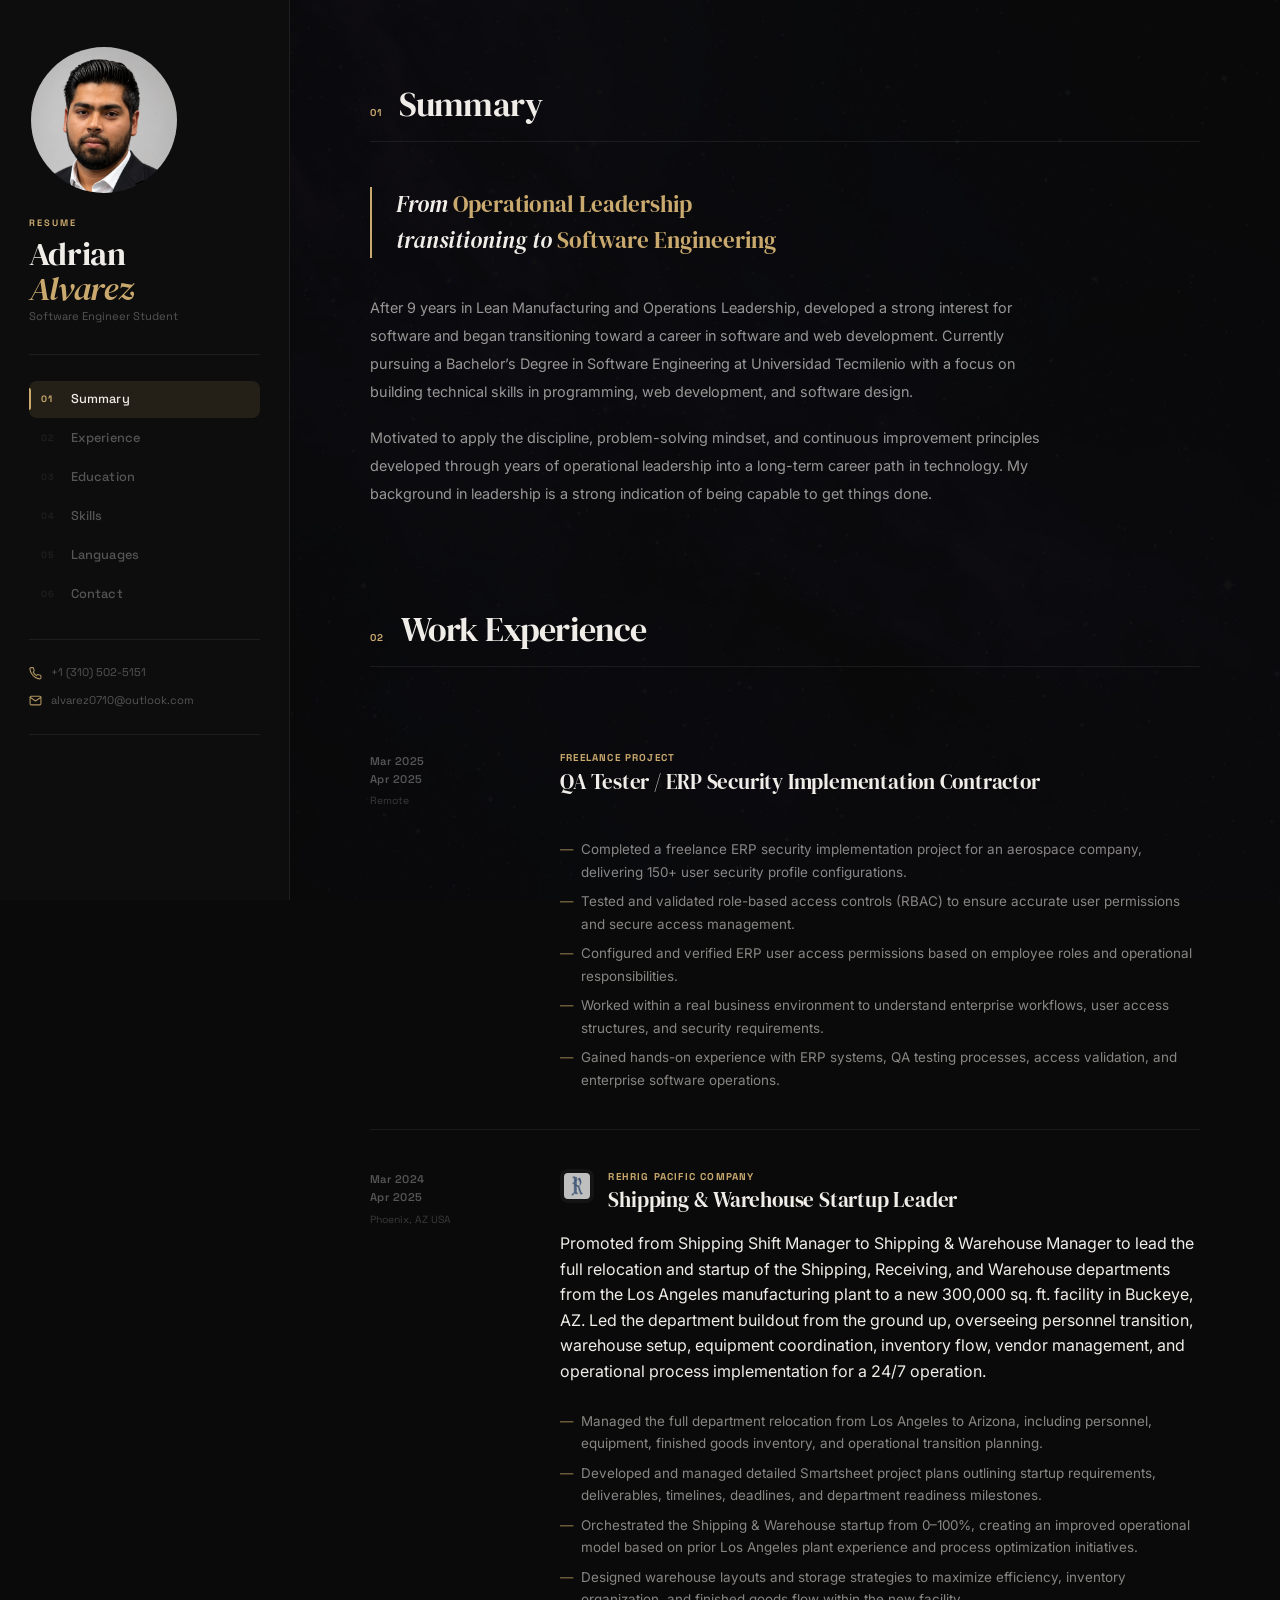
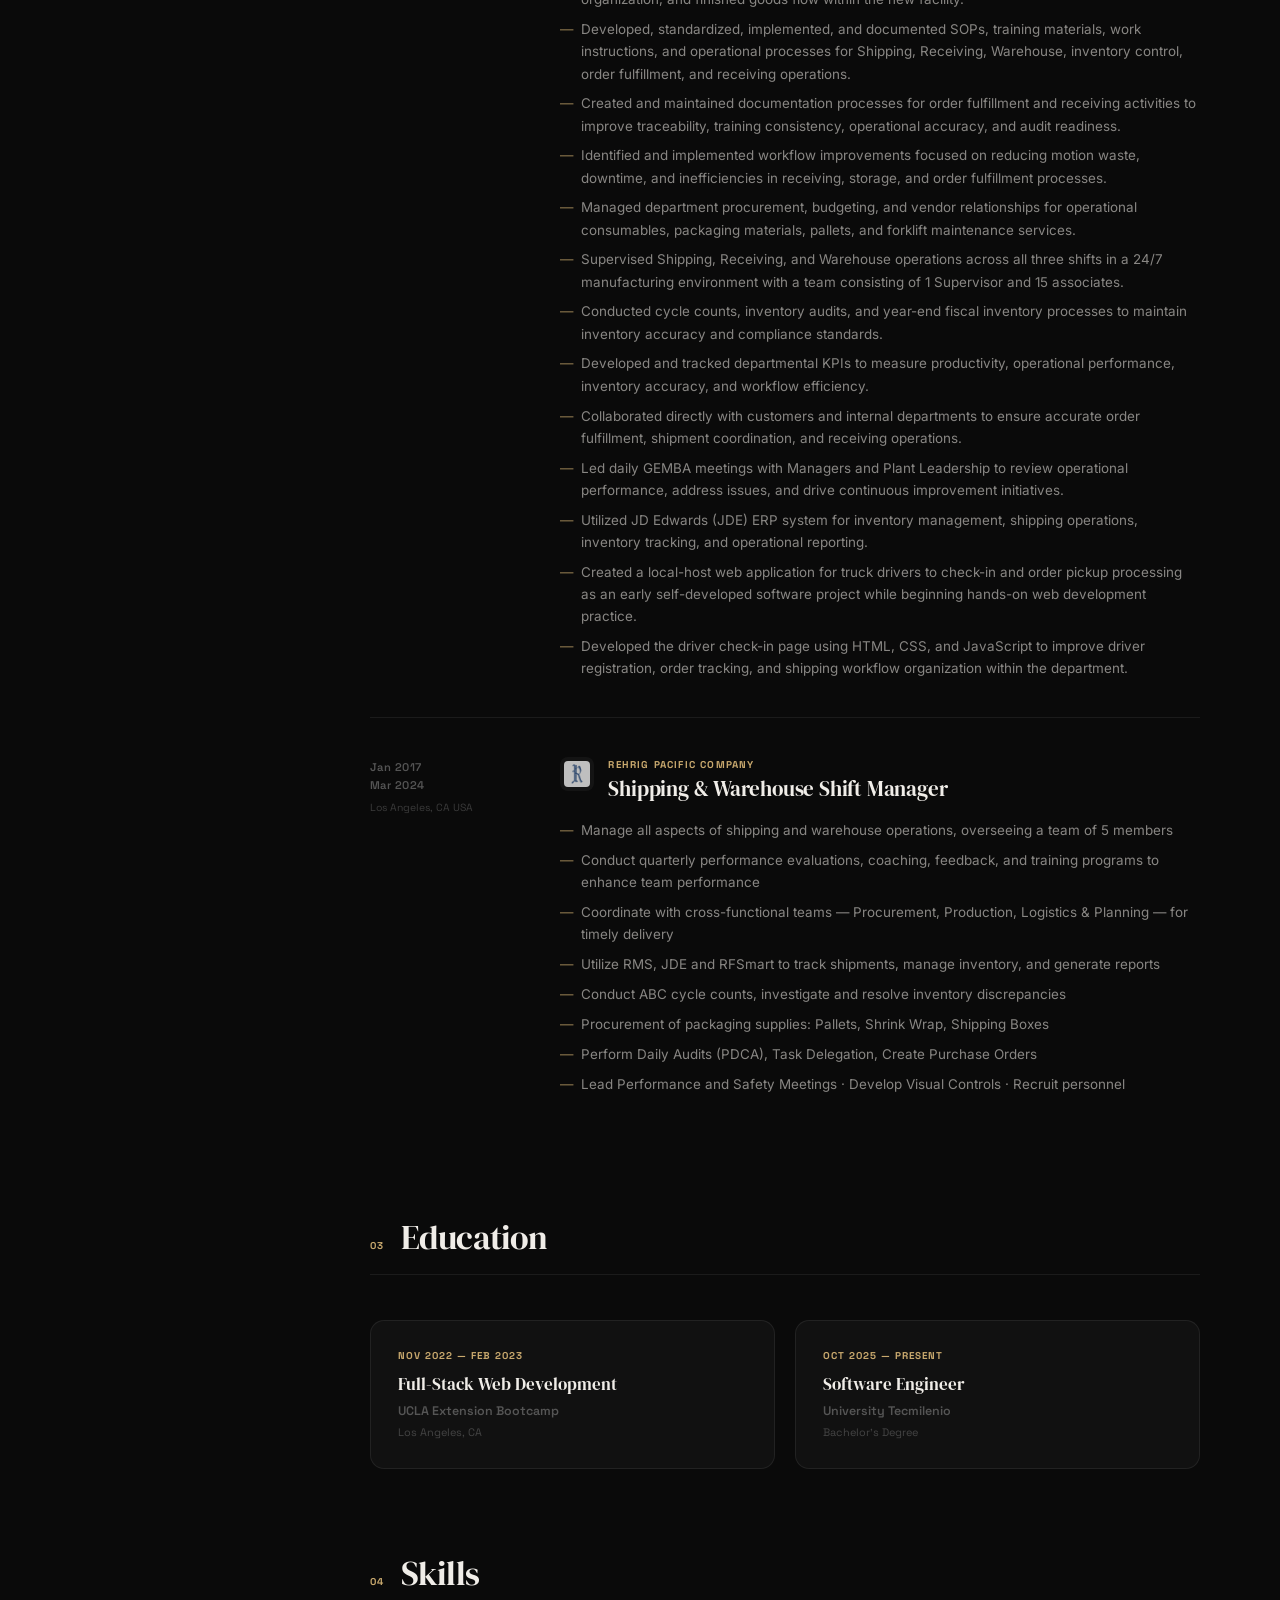
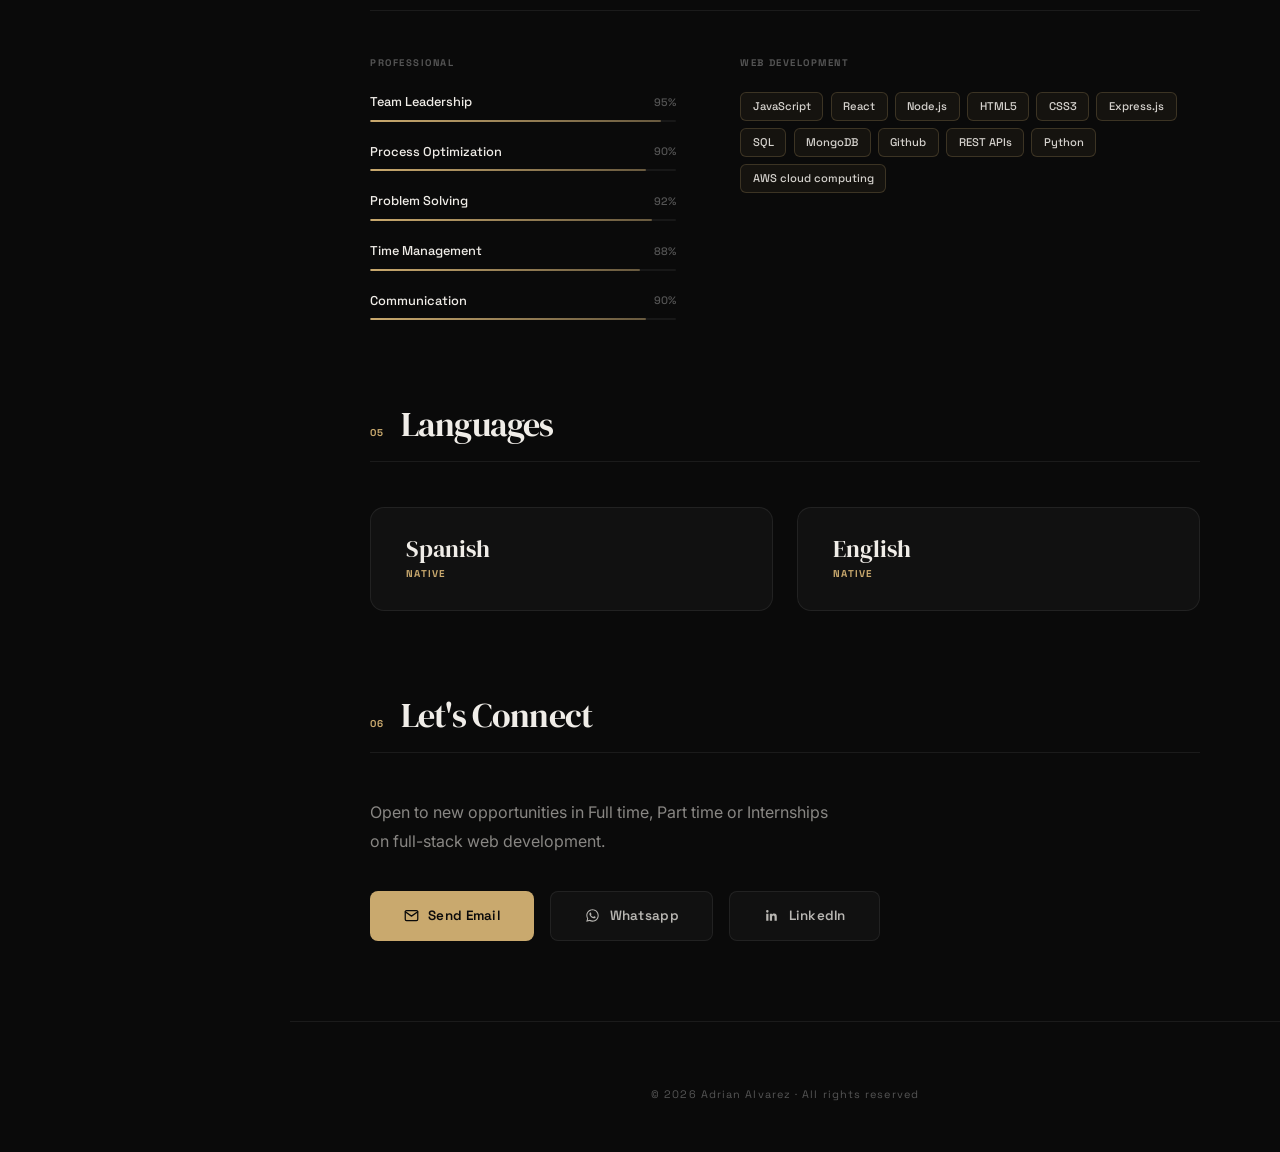
<file: index.html>
<!DOCTYPE html>
<html lang="en">

<head>
  <meta charset="UTF-8">
  <meta name="viewport" content="width=device-width, initial-scale=1.0">
  <title>Adrian Alvarez — Resume</title>
  <link rel="preconnect" href="https://fonts.googleapis.com">
  <link rel="preconnect" href="https://fonts.gstatic.com" crossorigin>
  <link
    href="https://fonts.googleapis.com/css2?family=DM+Serif+Display:ital@0;1&family=Space+Grotesk:wght@300;400;500;600;700&family=Inter:wght@300;400;500&display=swap"
    rel="stylesheet">
  <link rel="stylesheet" href="index.css">
</head>

<body>

  <div class="texture-overlay"></div>
  <div id="progress-bar"></div>

  <!-- ─── Sidebar ─── -->
  <aside class="sidebar" id="sidebar">

    <div class="sb-top">
      <div class="sb-photo-wrap">
        <img src="images/image.png" alt="Adrian Alvarez" class="sb-photo">
      </div>
      <div class="sb-identity">
        <span class="sb-resume-label">Resume</span>
        <h1 class="sb-name">Adrian<br><em>Alvarez</em></h1>
        <p class="sb-title">Software Engineer Student</p>
      </div>
    </div>

    <div class="sb-rule"></div>

    <nav class="sb-nav" aria-label="Page sections">
      <a href="#summary" class="snav active"><span class="snav-num">01</span><span>Summary</span></a>
      <a href="#experience" class="snav"><span class="snav-num">02</span><span>Experience</span></a>
      <a href="#education" class="snav"><span class="snav-num">03</span><span>Education</span></a>
      <a href="#skills" class="snav"><span class="snav-num">04</span><span>Skills</span></a>
      <a href="#languages" class="snav"><span class="snav-num">05</span><span>Languages</span></a>
      <a href="#contact" class="snav"><span class="snav-num">06</span><span>Contact</span></a>
    </nav>

    <div class="sb-rule"></div>

    <div class="sb-contact">
      <a href="tel:7608109158" class="sc-item">
        <svg width="13" height="13" viewBox="0 0 24 24" fill="none" stroke="currentColor" stroke-width="2"
          stroke-linecap="round" stroke-linejoin="round">
          <path
            d="M22 16.92v3a2 2 0 0 1-2.18 2 19.79 19.79 0 0 1-8.63-3.07A19.5 19.5 0 0 1 4.69 12 19.79 19.79 0 0 1 1.61 3.41 2 2 0 0 1 3.6 1.22h3a2 2 0 0 1 2 1.72 12.84 12.84 0 0 0 .7 2.81 2 2 0 0 1-.45 2.11L7.91 9.91a16 16 0 0 0 6 6l1.27-1.27a2 2 0 0 1 2.11-.45 12.84 12.84 0 0 0 2.81.7A2 2 0 0 1 22 16.92z" />
        </svg>
        +1 (310) 502-5151
      </a>
      <a href="mailto:alvarez0710@outlook.com" class="sc-item">
        <svg width="13" height="13" viewBox="0 0 24 24" fill="none" stroke="currentColor" stroke-width="2"
          stroke-linecap="round" stroke-linejoin="round">
          <path d="M4 4h16c1.1 0 2 .9 2 2v12c0 1.1-.9 2-2 2H4c-1.1 0-2-.9-2-2V6c0-1.1.9-2 2-2z" />
          <polyline points="22,6 12,13 2,6" />
        </svg>
        alvarez0710@outlook.com
      </a>
    </div>
    <div class="sb-rule"></div>
  </aside>

  <!-- ─── Main Content ─── -->
  <main class="main">

    <!-- 01 Summary -->
    <section class="sec" id="summary">
      <div class="sec-header">
        <span class="sec-num">01</span>
        <h2 class="sec-title">Summary</h2>
      </div>
      <div class="sec-body">
        <blockquote class="pull-quote">
          From <em>Operational Leadership</em><br>transitioning to <em>Software Engineering</em>
        </blockquote>
        <p class="body-text">
          After 9 years in Lean Manufacturing and Operations Leadership, developed a strong interest for software and began transitioning toward a career in software and web development. Currently pursuing a Bachelor’s Degree in Software Engineering at Universidad Tecmilenio with a focus on building technical skills in programming, web development, and software design.
        </p>
        <p class="body-text">
          Motivated to apply the discipline, problem-solving mindset, and continuous improvement principles developed through years of operational leadership into a long-term career path in technology.
          My background in leadership is a strong indication of being capable to get things done.
        </p>
      </div>
    </section>

    <!-- 02 Experience -->
    <section class="sec" id="experience">
      <div class="sec-header">
        <span class="sec-num">02</span>
        <h2 class="sec-title">Work Experience</h2>
      </div>
      <div class="sec-body">
        <div class="timeline">
          <article class="tl-item">
            <div class="tl-meta">
              <div class="tl-period">Mar 2025<br>Apr 2025</div>
              <div class="tl-location">Remote</div>
            </div>
            <div class="tl-content">
              <div class="tl-company-row">
                <div>
                  <div class="tl-company">Freelance Project</div>
                  <h3 class="tl-role">QA Tester / ERP Security Implementation Contractor</h3>
                </div>
              </div>
                <p></p>
              <br>
              <ul class="tl-list">
                <li>Completed a freelance ERP security implementation project for an aerospace company, delivering 150+ user security
                  profile configurations.</li>
              
                <li>Tested and validated role-based access controls (RBAC) to ensure accurate user permissions and secure access
                  management.</li>
              
                <li>Configured and verified ERP user access permissions based on employee roles and operational responsibilities.</li>
              
                <li>Worked within a real business environment to understand enterprise workflows, user access structures, and security
                  requirements.</li>
              
                <li>Gained hands-on experience with ERP systems, QA testing processes, access validation, and enterprise software
                  operations.</li>
              </ul>
            </div>
          </article>
          <article class="tl-item">
            <div class="tl-meta">
              <div class="tl-period">Mar 2024<br>Apr 2025</div>
              <div class="tl-location">Phoenix, AZ USA</div>
            </div>
            <div class="tl-content">
              <div class="tl-company-row">
                <img src="images/rpc.png" alt="Rehrig Pacific" class="tl-logo">
                <div>
                  <div class="tl-company">Rehrig Pacific Company</div>
                  <h3 class="tl-role">Shipping &amp; Warehouse Startup Leader</h3>
                </div>
              </div>
              <p>Promoted from Shipping Shift Manager to Shipping & Warehouse Manager to lead the full relocation and startup of the
                Shipping, Receiving, and Warehouse departments from the Los Angeles manufacturing plant to a new 300,000 sq. ft.
                facility in Buckeye, AZ.
              
                Led the department buildout from the ground up, overseeing personnel transition, warehouse setup, equipment
                coordination, inventory flow, vendor management, and operational process implementation for a 24/7 operation.
              </p>
              <br>
              <ul class="tl-list">
                <li>Managed the full department relocation from Los Angeles to Arizona, including personnel, equipment, finished goods
                  inventory, and operational transition planning.</li>
              
                <li>Developed and managed detailed Smartsheet project plans outlining startup requirements, deliverables, timelines,
                  deadlines, and department readiness milestones.</li>
              
                <li>Orchestrated the Shipping & Warehouse startup from 0–100%, creating an improved operational model based on prior
                  Los Angeles plant experience and process optimization initiatives.</li>
              
                <li>Designed warehouse layouts and storage strategies to maximize efficiency, inventory organization, and finished
                  goods flow within the new facility.</li>
              
                <li>Developed, standardized, implemented, and documented SOPs, training materials, work instructions, and operational
                  processes for Shipping, Receiving, Warehouse, inventory control, order fulfillment, and receiving operations.</li>
              
                <li>Created and maintained documentation processes for order fulfillment and receiving activities to improve
                  traceability, training consistency, operational accuracy, and audit readiness.</li>
              
                <li>Identified and implemented workflow improvements focused on reducing motion waste, downtime, and inefficiencies in
                  receiving, storage, and order fulfillment processes.</li>
              
                <li>Managed department procurement, budgeting, and vendor relationships for operational consumables, packaging
                  materials, pallets, and forklift maintenance services.</li>
              
                <li>Supervised Shipping, Receiving, and Warehouse operations across all three shifts in a 24/7 manufacturing
                  environment with a team consisting of 1 Supervisor and 15 associates.</li>
              
                <li>Conducted cycle counts, inventory audits, and year-end fiscal inventory processes to maintain inventory accuracy
                  and compliance standards.</li>
              
                <li>Developed and tracked departmental KPIs to measure productivity, operational performance, inventory accuracy, and
                  workflow efficiency.</li>
              
                <li>Collaborated directly with customers and internal departments to ensure accurate order fulfillment, shipment
                  coordination, and receiving operations.</li>
              
                <li>Led daily GEMBA meetings with Managers and Plant Leadership to review operational performance, address issues, and
                  drive continuous improvement initiatives.</li>
              
                <li>Utilized JD Edwards (JDE) ERP system for inventory management, shipping operations, inventory tracking, and
                  operational reporting.</li>

                <li>Created a local-host web application for truck drivers to check-in and order pickup processing as an early self-developed software project while beginning hands-on web development practice.</li>

                <li>Developed the driver check-in page using HTML, CSS, and JavaScript to improve driver registration, order tracking, and shipping workflow organization within the department.</li>
              </ul>
            </div>
          </article>

          <article class="tl-item">
            <div class="tl-meta">
              <div class="tl-period">Jan 2017<br>Mar 2024</div>
              <div class="tl-location">Los Angeles, CA USA</div>
            </div>
            <div class="tl-content">
              <div class="tl-company-row">
                <img src="images/rpc.png" alt="Rehrig Pacific" class="tl-logo">
                <div>
                  <div class="tl-company">Rehrig Pacific Company</div>
                  <h3 class="tl-role">Shipping &amp; Warehouse Shift Manager</h3>
                </div>
              </div>
              <ul class="tl-list">
                <li>Manage all aspects of shipping and warehouse operations, overseeing a team of 5 members</li>
                <li>Conduct quarterly performance evaluations, coaching, feedback, and training programs to enhance team
                  performance</li>
                <li>Coordinate with cross-functional teams — Procurement, Production, Logistics &amp; Planning — for
                  timely delivery</li>
                <li>Utilize RMS, JDE and RFSmart to track shipments, manage inventory, and generate reports</li>
                <li>Conduct ABC cycle counts, investigate and resolve inventory discrepancies</li>
                <li>Procurement of packaging supplies: Pallets, Shrink Wrap, Shipping Boxes</li>
                <li>Perform Daily Audits (PDCA), Task Delegation, Create Purchase Orders</li>
                <li>Lead Performance and Safety Meetings · Develop Visual Controls · Recruit personnel</li>
              </ul>
            </div>
          </article>

        </div>
      </div>
    </section>

    <!-- 03 Education -->
    <section class="sec" id="education">
      <div class="sec-header">
        <span class="sec-num">03</span>
        <h2 class="sec-title">Education</h2>
      </div>
      <div class="sec-body">
        <div class="edu-grid">
          
          <div class="edu-card">
            <div class="edu-period">Nov 2022 — Feb 2023</div>
            <h3 class="edu-degree">Full-Stack Web Development</h3>
            <div class="edu-school">UCLA Extension Bootcamp</div>
            <div class="edu-place">Los Angeles, CA</div>
          </div>
          <div class="edu-card">
            <div class="edu-period">Oct 2025 — Present</div>
            <h3 class="edu-degree">Software Engineer</h3>
            <div class="edu-school">University Tecmilenio</div>
            <div class="edu-place">Bachelor's Degree</div>
          </div>
        </div>
      </div>
    </section>

    <!-- 04 Skills -->
    <section class="sec" id="skills">
      <div class="sec-header">
        <span class="sec-num">04</span>
        <h2 class="sec-title">Skills</h2>
      </div>
      <div class="sec-body">
        <div class="skills-wrap">

          <div class="skill-col">
            <div class="skill-group-label">Professional</div>
            <div class="skill-bars">
              <div class="sbar-item">
                <div class="sbar-label"><span>Team Leadership</span><span class="sbar-pct">95%</span></div>
                <div class="sbar-track">
                  <div class="sbar-fill" data-width="95"></div>
                </div>
              </div>
              <div class="sbar-item">
                <div class="sbar-label"><span>Process Optimization</span><span class="sbar-pct">90%</span></div>
                <div class="sbar-track">
                  <div class="sbar-fill" data-width="90"></div>
                </div>
              </div>
              <div class="sbar-item">
                <div class="sbar-label"><span>Problem Solving</span><span class="sbar-pct">92%</span></div>
                <div class="sbar-track">
                  <div class="sbar-fill" data-width="92"></div>
                </div>
              </div>
              <div class="sbar-item">
                <div class="sbar-label"><span>Time Management</span><span class="sbar-pct">88%</span></div>
                <div class="sbar-track">
                  <div class="sbar-fill" data-width="88"></div>
                </div>
              </div>
              <div class="sbar-item">
                <div class="sbar-label"><span>Communication</span><span class="sbar-pct">90%</span></div>
                <div class="sbar-track">
                  <div class="sbar-fill" data-width="90"></div>
                </div>
              </div>
            </div>
          </div>

          <div class="skill-col">
            <div class="skill-group-label">Web Development</div>
            <div class="tech-cloud">
              <span class="tech featured">JavaScript</span>
              <span class="tech featured">React</span>
              <span class="tech featured">Node.js</span>
              <span class="tech featured">HTML5</span>
              <span class="tech featured">CSS3</span>
              <span class="tech featured">Express.js</span>
              <span class="tech featured">SQL</span>
              <span class="tech featured">MongoDB</span>
              <span class="tech featured">Github</span>
              <span class="tech featured">REST APIs</span>
              <span class="tech featured">Python</span>
              <span class="tech featured">AWS cloud computing</span>

            </div>
            

        </div>
      </div>
    </section>

    <!-- 05 Languages -->
    <section class="sec" id="languages">
      <div class="sec-header">
        <span class="sec-num">05</span>
        <h2 class="sec-title">Languages</h2>
      </div>
      <div class="sec-body">
        <div class="lang-row">

          <div class="lang-card">
            <div class="lang-info">
              <span class="lang-name">Spanish</span>
              <span class="lang-level">Native</span>
            </div>
          </div>

          <div class="lang-card">
            <div class="lang-info">
              <span class="lang-name">English</span>
              <span class="lang-level">Native</span>
            </div>
          </div>

        </div>
      </div>
    </section>

    <!-- 06 Contact -->
    <section class="sec" id="contact">
      <div class="sec-header">
        <span class="sec-num">06</span>
        <h2 class="sec-title">Let's Connect</h2>
      </div>
      <div class="sec-body">
        <p class="contact-lead">Open to new opportunities in Full time, Part time or Internships on full-stack web development.</p>
        <div class="contact-ctas">
          <a href="mailto:alvarez0710@outlook.com" class="cta primary">
            <svg width="15" height="15" viewBox="0 0 24 24" fill="none" stroke="currentColor" stroke-width="2"
              stroke-linecap="round" stroke-linejoin="round">
              <path d="M4 4h16c1.1 0 2 .9 2 2v12c0 1.1-.9 2-2 2H4c-1.1 0-2-.9-2-2V6c0-1.1.9-2 2-2z" />
              <polyline points="22,6 12,13 2,6" />
            </svg>
            Send Email
          </a>
          <a href="https://wa.me/13105025151" class="cta secondary" target="_blank" rel="noopener noreferrer">
            <svg width="15" height="15" viewBox="0 0 24 24" fill="currentColor" aria-hidden="true">
              <path
                d="M12.04 2C6.58 2 2.13 6.45 2.13 11.91c0 1.75.46 3.45 1.33 4.95L2 22l5.28-1.39a9.9 9.9 0 0 0 4.76 1.21h.01c5.46 0 9.91-4.45 9.91-9.91C21.96 6.45 17.51 2 12.04 2Zm0 18.14h-.01a8.2 8.2 0 0 1-4.18-1.15l-.3-.18-3.13.82.84-3.05-.2-.31a8.16 8.16 0 0 1-1.25-4.36c0-4.53 3.69-8.22 8.23-8.22 2.2 0 4.26.86 5.81 2.41a8.16 8.16 0 0 1 2.41 5.81c0 4.54-3.69 8.23-8.22 8.23Zm4.51-6.16c-.25-.12-1.46-.72-1.68-.8-.23-.08-.39-.12-.56.12-.16.25-.64.8-.78.97-.14.16-.29.18-.53.06-.25-.12-1.04-.38-1.98-1.22-.73-.65-1.23-1.46-1.37-1.7-.14-.25-.02-.38.11-.5.11-.11.25-.29.37-.43.12-.14.16-.25.25-.41.08-.16.04-.31-.02-.43-.06-.12-.56-1.34-.76-1.84-.2-.48-.4-.42-.56-.43h-.48c-.16 0-.43.06-.66.31-.23.25-.86.84-.86 2.04s.88 2.37 1 2.53c.12.16 1.73 2.64 4.2 3.7.59.25 1.05.4 1.41.51.59.19 1.13.16 1.56.1.48-.07 1.46-.6 1.67-1.17.21-.58.21-1.07.14-1.17-.06-.1-.22-.16-.47-.28Z" />
            </svg>
            Whatsapp
          </a>
          <a href="https://www.linkedin.com/in/adrian-alvarez-48715935a" class="cta secondary" target="_blank" rel="noopener noreferrer">
            <svg width="15" height="15" viewBox="0 0 24 24" fill="currentColor" aria-hidden="true">
              <path
                d="M20.45 20.45h-3.56v-5.57c0-1.33-.02-3.04-1.85-3.04-1.85 0-2.14 1.45-2.14 2.95v5.66H9.34V9h3.42v1.56h.05c.48-.9 1.64-1.85 3.37-1.85 3.61 0 4.27 2.37 4.27 5.46v6.28ZM5.33 7.43a2.06 2.06 0 1 1 0-4.12 2.06 2.06 0 0 1 0 4.12Zm1.78 13.02H3.55V9h3.56v11.45Z" />
            </svg>
            LinkedIn
          </a>
        </div>
      </div>
    </section>

    <footer class="footer">
      © 2026 Adrian Alvarez · All rights reserved
    </footer>

  </main>

  <script>
    (() => {
      /* ── Scroll progress ── */
      const bar = document.getElementById('progress-bar');
      const updateBar = () => {
        const h = document.documentElement.scrollHeight - window.innerHeight;
        bar.style.width = (h > 0 ? (window.scrollY / h) * 100 : 0) + '%';
      };
      window.addEventListener('scroll', updateBar, { passive: true });

      /* ── Stat counters ── */
      const animateCounter = (el) => {
        const target = parseInt(el.dataset.target, 10);
        let cur = 0;
        const step = Math.ceil(target / 30);
        const t = setInterval(() => {
          cur = Math.min(cur + step, target);
          el.textContent = cur;
          if (cur >= target) clearInterval(t);
        }, 60);
      };

      /* ── Skill bars ── */
      const animateBars = (scope) => {
        scope.querySelectorAll('.sbar-fill').forEach(bar => {
          setTimeout(() => { bar.style.width = bar.dataset.width + '%'; }, 150);
        });
      };

      /* ── Language rings ── */
      const animateRings = (scope) => {
        const CIRC = 2 * Math.PI * 34; // r = 34 → ≈ 213.63
        scope.querySelectorAll('.ring-fill').forEach(ring => {
          const pct = parseInt(ring.dataset.percent, 10);
          ring.style.strokeDasharray = CIRC;
          ring.style.strokeDashoffset = CIRC;
          setTimeout(() => {
            ring.style.strokeDashoffset = CIRC - (pct / 100) * CIRC;
          }, 250);
        });
      };

      /* ── IntersectionObserver for sections ── */
      const secObs = new IntersectionObserver((entries) => {
        entries.forEach(entry => {
          if (!entry.isIntersecting) return;
          const sec = entry.target;
          sec.classList.add('visible');

          /* stagger child cards / timeline items */
          sec.querySelectorAll('.tl-item, .edu-card, .lang-card, .sbar-item').forEach((child, i) => {
            setTimeout(() => child.classList.add('visible'), i * 90);
          });

          animateBars(sec);
          animateRings(sec);
          secObs.unobserve(sec);
        });
      }, { threshold: 0.08 });

      document.querySelectorAll('.sec').forEach(s => secObs.observe(s));

      /* ── Active nav on scroll ── */
      const navLinks = document.querySelectorAll('.snav');
      const secIds = document.querySelectorAll('section[id]');

      const navObs = new IntersectionObserver((entries) => {
        entries.forEach(entry => {
          if (!entry.isIntersecting) return;
          const id = entry.target.id;
          navLinks.forEach(a => a.classList.toggle('active', a.getAttribute('href') === '#' + id));
        });
      }, { threshold: 0.35 });

      secIds.forEach(s => navObs.observe(s));

      /* ── Sidebar stat counters (fire once after load) ── */
      setTimeout(() => {
        document.querySelectorAll('.sb-stat-num').forEach(animateCounter);
      }, 600);
    })();
  </script>
</body>

</html>
</file>
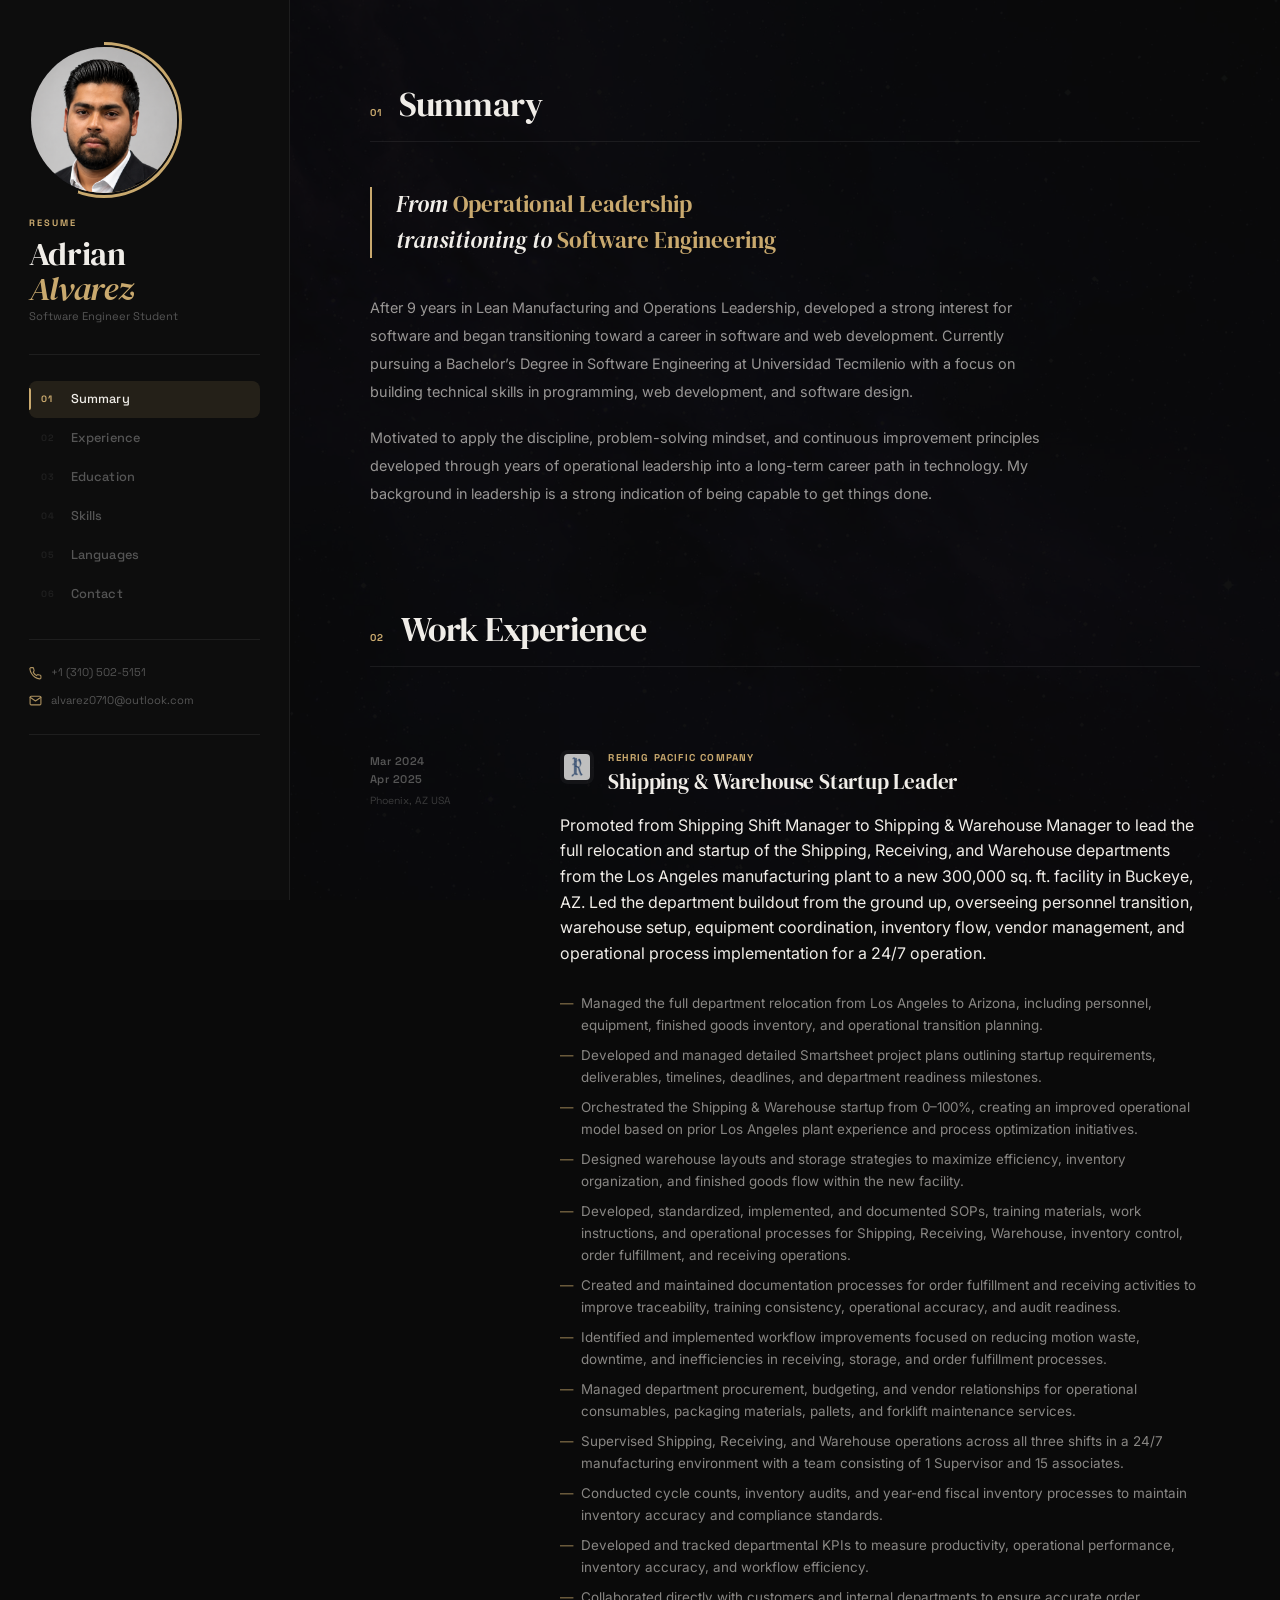
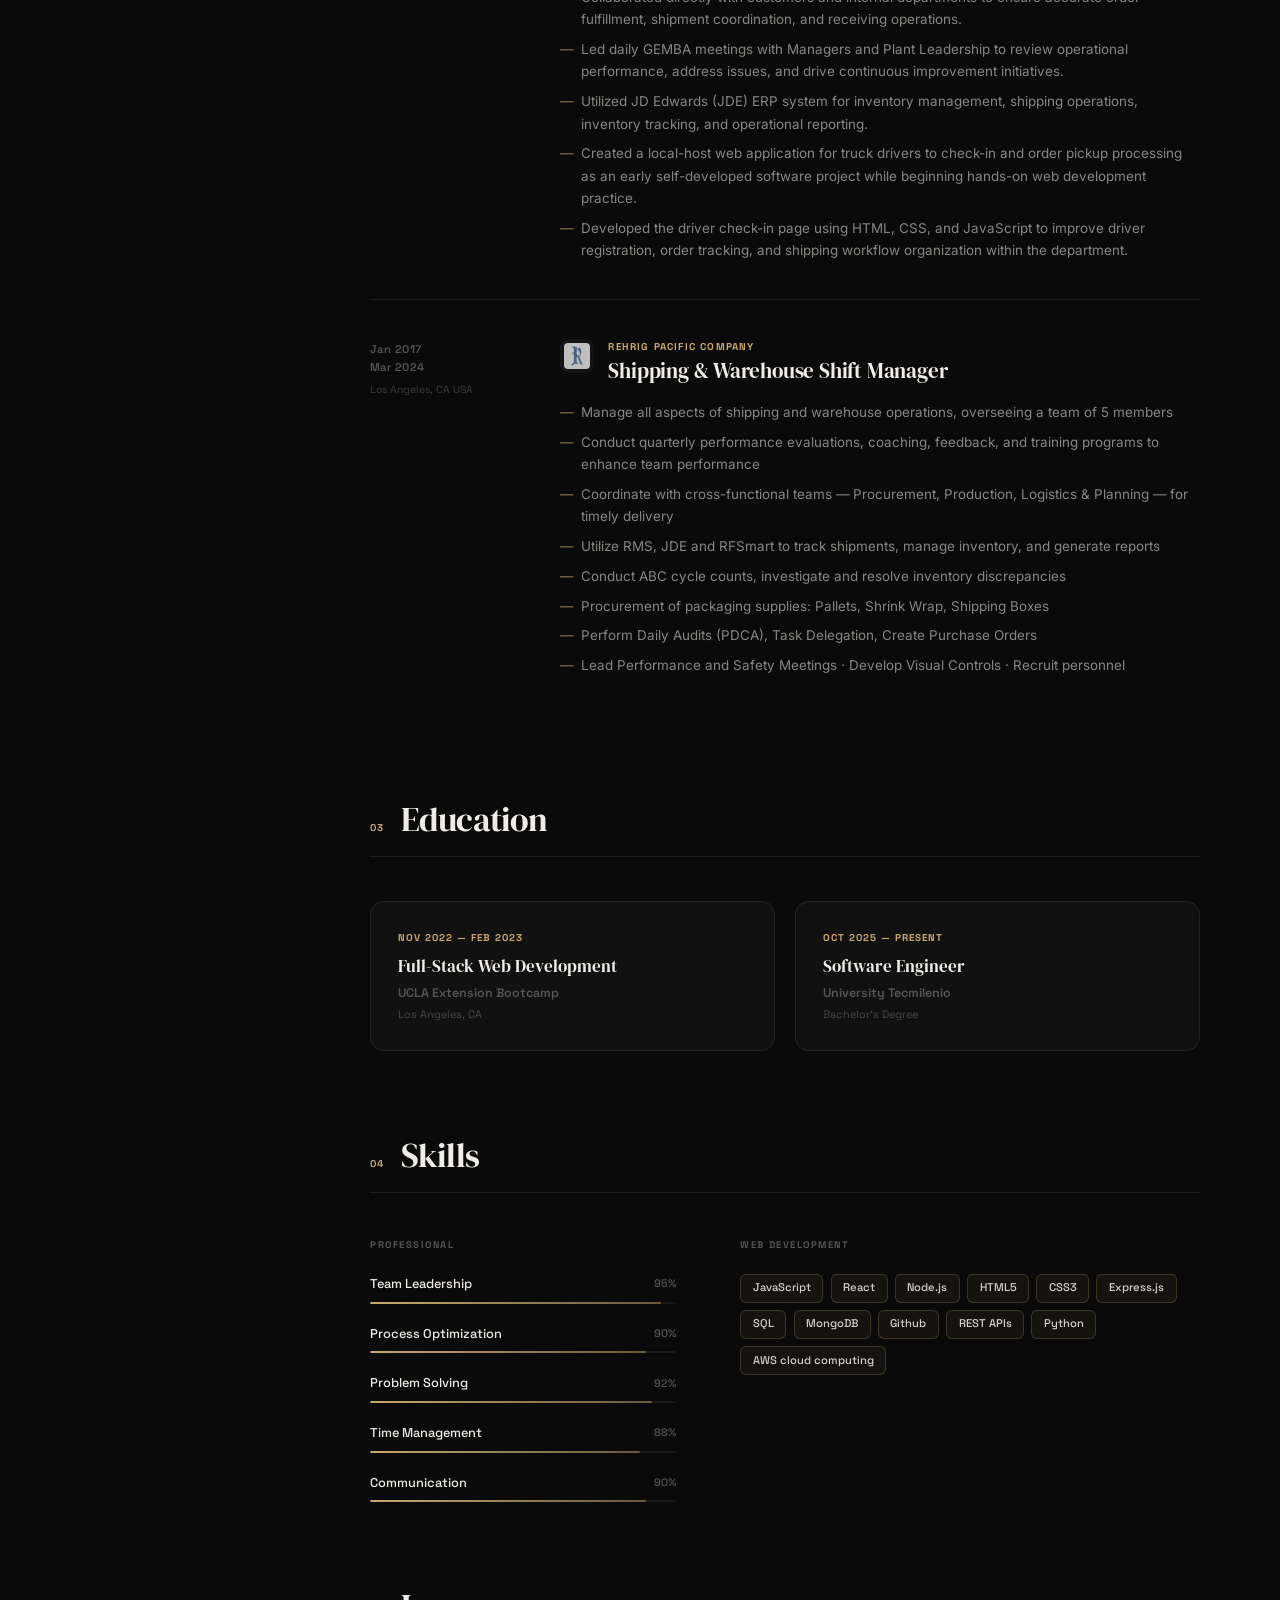
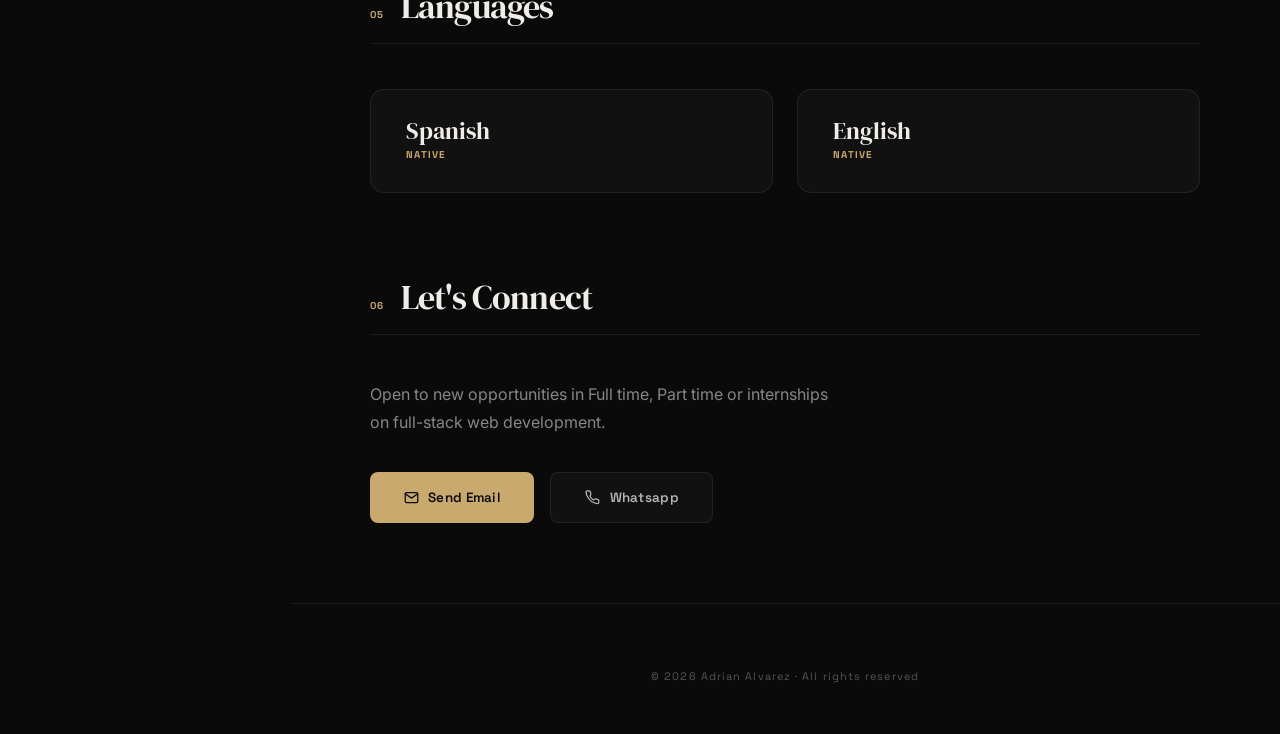
<file: cv/index.html>
<!DOCTYPE html>
<html lang="en">

<head>
  <meta charset="UTF-8">
  <meta name="viewport" content="width=device-width, initial-scale=1.0">
  <title>Adrian Alvarez — Resume</title>
  <link rel="preconnect" href="https://fonts.googleapis.com">
  <link rel="preconnect" href="https://fonts.gstatic.com" crossorigin>
  <link
    href="https://fonts.googleapis.com/css2?family=DM+Serif+Display:ital@0;1&family=Space+Grotesk:wght@300;400;500;600;700&family=Inter:wght@300;400;500&display=swap"
    rel="stylesheet">
  <link rel="stylesheet" href="index.css">
</head>

<body>

  <div class="texture-overlay"></div>
  <div id="progress-bar"></div>

  <!-- ─── Sidebar ─── -->
  <aside class="sidebar" id="sidebar">

    <div class="sb-top">
      <div class="sb-photo-wrap">
        <div class="sb-photo-ring"></div>
        <img src="images/image.png" alt="Adrian Alvarez" class="sb-photo">
      </div>
      <div class="sb-identity">
        <span class="sb-resume-label">Resume</span>
        <h1 class="sb-name">Adrian<br><em>Alvarez</em></h1>
        <p class="sb-title">Software Engineer Student</p>
      </div>
    </div>

    <div class="sb-rule"></div>

    <nav class="sb-nav" aria-label="Page sections">
      <a href="#summary" class="snav active"><span class="snav-num">01</span><span>Summary</span></a>
      <a href="#experience" class="snav"><span class="snav-num">02</span><span>Experience</span></a>
      <a href="#education" class="snav"><span class="snav-num">03</span><span>Education</span></a>
      <a href="#skills" class="snav"><span class="snav-num">04</span><span>Skills</span></a>
      <a href="#languages" class="snav"><span class="snav-num">05</span><span>Languages</span></a>
      <a href="#contact" class="snav"><span class="snav-num">06</span><span>Contact</span></a>
    </nav>

    <div class="sb-rule"></div>

    <div class="sb-contact">
      <a href="tel:7608109158" class="sc-item">
        <svg width="13" height="13" viewBox="0 0 24 24" fill="none" stroke="currentColor" stroke-width="2"
          stroke-linecap="round" stroke-linejoin="round">
          <path
            d="M22 16.92v3a2 2 0 0 1-2.18 2 19.79 19.79 0 0 1-8.63-3.07A19.5 19.5 0 0 1 4.69 12 19.79 19.79 0 0 1 1.61 3.41 2 2 0 0 1 3.6 1.22h3a2 2 0 0 1 2 1.72 12.84 12.84 0 0 0 .7 2.81 2 2 0 0 1-.45 2.11L7.91 9.91a16 16 0 0 0 6 6l1.27-1.27a2 2 0 0 1 2.11-.45 12.84 12.84 0 0 0 2.81.7A2 2 0 0 1 22 16.92z" />
        </svg>
        +1 (310) 502-5151
      </a>
      <a href="mailto:aalvarez@rehrig.com" class="sc-item">
        <svg width="13" height="13" viewBox="0 0 24 24" fill="none" stroke="currentColor" stroke-width="2"
          stroke-linecap="round" stroke-linejoin="round">
          <path d="M4 4h16c1.1 0 2 .9 2 2v12c0 1.1-.9 2-2 2H4c-1.1 0-2-.9-2-2V6c0-1.1.9-2 2-2z" />
          <polyline points="22,6 12,13 2,6" />
        </svg>
        alvarez0710@outlook.com
      </a>
    </div>
    <div class="sb-rule"></div>
  </aside>

  <!-- ─── Main Content ─── -->
  <main class="main">

    <!-- 01 Summary -->
    <section class="sec" id="summary">
      <div class="sec-header">
        <span class="sec-num">01</span>
        <h2 class="sec-title">Summary</h2>
      </div>
      <div class="sec-body">
        <blockquote class="pull-quote">
          From <em>Operational Leadership</em><br>transitioning to <em>Software Engineering</em>
        </blockquote>
        <p class="body-text">
          After 9 years in Lean Manufacturing and Operations Leadership, developed a strong interest for software and began transitioning toward a career in software and web development. Currently pursuing a Bachelor’s Degree in Software Engineering at Universidad Tecmilenio with a focus on building technical skills in programming, web development, and software design.
        </p>
        <p class="body-text">
          Motivated to apply the discipline, problem-solving mindset, and continuous improvement principles developed through years of operational leadership into a long-term career path in technology.
          My background in leadership is a strong indication of being capable to get things done.
        </p>
      </div>
    </section>

    <!-- 02 Experience -->
    <section class="sec" id="experience">
      <div class="sec-header">
        <span class="sec-num">02</span>
        <h2 class="sec-title">Work Experience</h2>
      </div>
      <div class="sec-body">
        <div class="timeline">

          <article class="tl-item">
            <div class="tl-meta">
              <div class="tl-period">Mar 2024<br>Apr 2025</div>
              <div class="tl-location">Phoenix, AZ USA</div>
              
            </div>
            <div class="tl-content">
              <div class="tl-company-row">
                <img src="images/rpc.png" alt="Rehrig Pacific" class="tl-logo">
                <div>
                  <div class="tl-company">Rehrig Pacific Company</div>
                  <h3 class="tl-role">Shipping &amp; Warehouse Startup Leader</h3>
                </div>
              </div>
              <p>Promoted from Shipping Shift Manager to Shipping & Warehouse Manager to lead the full relocation and startup of the
                Shipping, Receiving, and Warehouse departments from the Los Angeles manufacturing plant to a new 300,000 sq. ft.
                facility in Buckeye, AZ.
              
                Led the department buildout from the ground up, overseeing personnel transition, warehouse setup, equipment
                coordination, inventory flow, vendor management, and operational process implementation for a 24/7 operation.
              </p>
              <br>
              <ul class="tl-list">
                <li>Managed the full department relocation from Los Angeles to Arizona, including personnel, equipment, finished goods
                  inventory, and operational transition planning.</li>
              
                <li>Developed and managed detailed Smartsheet project plans outlining startup requirements, deliverables, timelines,
                  deadlines, and department readiness milestones.</li>
              
                <li>Orchestrated the Shipping & Warehouse startup from 0–100%, creating an improved operational model based on prior
                  Los Angeles plant experience and process optimization initiatives.</li>
              
                <li>Designed warehouse layouts and storage strategies to maximize efficiency, inventory organization, and finished
                  goods flow within the new facility.</li>
              
                <li>Developed, standardized, implemented, and documented SOPs, training materials, work instructions, and operational
                  processes for Shipping, Receiving, Warehouse, inventory control, order fulfillment, and receiving operations.</li>
              
                <li>Created and maintained documentation processes for order fulfillment and receiving activities to improve
                  traceability, training consistency, operational accuracy, and audit readiness.</li>
              
                <li>Identified and implemented workflow improvements focused on reducing motion waste, downtime, and inefficiencies in
                  receiving, storage, and order fulfillment processes.</li>
              
                <li>Managed department procurement, budgeting, and vendor relationships for operational consumables, packaging
                  materials, pallets, and forklift maintenance services.</li>
              
                <li>Supervised Shipping, Receiving, and Warehouse operations across all three shifts in a 24/7 manufacturing
                  environment with a team consisting of 1 Supervisor and 15 associates.</li>
              
                <li>Conducted cycle counts, inventory audits, and year-end fiscal inventory processes to maintain inventory accuracy
                  and compliance standards.</li>
              
                <li>Developed and tracked departmental KPIs to measure productivity, operational performance, inventory accuracy, and
                  workflow efficiency.</li>
              
                <li>Collaborated directly with customers and internal departments to ensure accurate order fulfillment, shipment
                  coordination, and receiving operations.</li>
              
                <li>Led daily GEMBA meetings with Managers and Plant Leadership to review operational performance, address issues, and
                  drive continuous improvement initiatives.</li>
              
                <li>Utilized JD Edwards (JDE) ERP system for inventory management, shipping operations, inventory tracking, and
                  operational reporting.</li>

                <li>Created a local-host web application for truck drivers to check-in and order pickup processing as an early self-developed software project while beginning hands-on web development practice.</li>

<li>Developed the driver check-in page using HTML, CSS, and JavaScript to improve driver registration, order tracking, and shipping workflow organization within the department.</li>
              
              </ul>
            </div>
          </article>

          <article class="tl-item">
            <div class="tl-meta">
              <div class="tl-period">Jan 2017<br>Mar 2024</div>
              <div class="tl-location">Los Angeles, CA USA</div>
            </div>
            <div class="tl-content">
              <div class="tl-company-row">
                <img src="images/rpc.png" alt="Rehrig Pacific" class="tl-logo">
                <div>
                  <div class="tl-company">Rehrig Pacific Company</div>
                  <h3 class="tl-role">Shipping &amp; Warehouse Shift Manager</h3>
                </div>
              </div>
              <ul class="tl-list">
                <li>Manage all aspects of shipping and warehouse operations, overseeing a team of 5 members</li>
                <li>Conduct quarterly performance evaluations, coaching, feedback, and training programs to enhance team
                  performance</li>
                <li>Coordinate with cross-functional teams — Procurement, Production, Logistics &amp; Planning — for
                  timely delivery</li>
                <li>Utilize RMS, JDE and RFSmart to track shipments, manage inventory, and generate reports</li>
                <li>Conduct ABC cycle counts, investigate and resolve inventory discrepancies</li>
                <li>Procurement of packaging supplies: Pallets, Shrink Wrap, Shipping Boxes</li>
                <li>Perform Daily Audits (PDCA), Task Delegation, Create Purchase Orders</li>
                <li>Lead Performance and Safety Meetings · Develop Visual Controls · Recruit personnel</li>
              </ul>
            </div>
          </article>

        </div>
      </div>
    </section>

    <!-- 03 Education -->
    <section class="sec" id="education">
      <div class="sec-header">
        <span class="sec-num">03</span>
        <h2 class="sec-title">Education</h2>
      </div>
      <div class="sec-body">
        <div class="edu-grid">
          
          <div class="edu-card">
            <div class="edu-period">Nov 2022 — Feb 2023</div>
            <h3 class="edu-degree">Full-Stack Web Development</h3>
            <div class="edu-school">UCLA Extension Bootcamp</div>
            <div class="edu-place">Los Angeles, CA</div>
          </div>
          <div class="edu-card">
            <div class="edu-period">Oct 2025 — Present</div>
            <h3 class="edu-degree">Software Engineer</h3>
            <div class="edu-school">University Tecmilenio</div>
            <div class="edu-place">Bachelor's Degree</div>
          </div>
        </div>
      </div>
    </section>

    <!-- 04 Skills -->
    <section class="sec" id="skills">
      <div class="sec-header">
        <span class="sec-num">04</span>
        <h2 class="sec-title">Skills</h2>
      </div>
      <div class="sec-body">
        <div class="skills-wrap">

          <div class="skill-col">
            <div class="skill-group-label">Professional</div>
            <div class="skill-bars">
              <div class="sbar-item">
                <div class="sbar-label"><span>Team Leadership</span><span class="sbar-pct">95%</span></div>
                <div class="sbar-track">
                  <div class="sbar-fill" data-width="95"></div>
                </div>
              </div>
              <div class="sbar-item">
                <div class="sbar-label"><span>Process Optimization</span><span class="sbar-pct">90%</span></div>
                <div class="sbar-track">
                  <div class="sbar-fill" data-width="90"></div>
                </div>
              </div>
              <div class="sbar-item">
                <div class="sbar-label"><span>Problem Solving</span><span class="sbar-pct">92%</span></div>
                <div class="sbar-track">
                  <div class="sbar-fill" data-width="92"></div>
                </div>
              </div>
              <div class="sbar-item">
                <div class="sbar-label"><span>Time Management</span><span class="sbar-pct">88%</span></div>
                <div class="sbar-track">
                  <div class="sbar-fill" data-width="88"></div>
                </div>
              </div>
              <div class="sbar-item">
                <div class="sbar-label"><span>Communication</span><span class="sbar-pct">90%</span></div>
                <div class="sbar-track">
                  <div class="sbar-fill" data-width="90"></div>
                </div>
              </div>
            </div>
          </div>

          <div class="skill-col">
            <div class="skill-group-label">Web Development</div>
            <div class="tech-cloud">
              <span class="tech featured">JavaScript</span>
              <span class="tech featured">React</span>
              <span class="tech featured">Node.js</span>
              <span class="tech featured">HTML5</span>
              <span class="tech featured">CSS3</span>
              <span class="tech featured">Express.js</span>
              <span class="tech featured">SQL</span>
              <span class="tech featured">MongoDB</span>
              <span class="tech featured">Github</span>
              <span class="tech featured">REST APIs</span>
              <span class="tech featured">Python</span>
              <span class="tech featured">AWS cloud computing</span>

            </div>
            

        </div>
      </div>
    </section>

    <!-- 05 Languages -->
    <section class="sec" id="languages">
      <div class="sec-header">
        <span class="sec-num">05</span>
        <h2 class="sec-title">Languages</h2>
      </div>
      <div class="sec-body">
        <div class="lang-row">

          <div class="lang-card">
            <div class="lang-info">
              <span class="lang-name">Spanish</span>
              <span class="lang-level">Native</span>
            </div>
          </div>

          <div class="lang-card">
            <div class="lang-info">
              <span class="lang-name">English</span>
              <span class="lang-level">Native</span>
            </div>
          </div>

        </div>
      </div>
    </section>

    <!-- 06 Contact -->
    <section class="sec" id="contact">
      <div class="sec-header">
        <span class="sec-num">06</span>
        <h2 class="sec-title">Let's Connect</h2>
      </div>
      <div class="sec-body">
        <p class="contact-lead">Open to new opportunities in Full time, Part time or internships on full-stack web development.</p>
        <div class="contact-ctas">
          <a href="mailto:aalvarez@rehrig.com" class="cta primary">
            <svg width="15" height="15" viewBox="0 0 24 24" fill="none" stroke="currentColor" stroke-width="2"
              stroke-linecap="round" stroke-linejoin="round">
              <path d="M4 4h16c1.1 0 2 .9 2 2v12c0 1.1-.9 2-2 2H4c-1.1 0-2-.9-2-2V6c0-1.1.9-2 2-2z" />
              <polyline points="22,6 12,13 2,6" />
            </svg>
            Send Email
          </a>
          <a href="tel:7608109158" class="cta secondary">
            <svg width="15" height="15" viewBox="0 0 24 24" fill="none" stroke="currentColor" stroke-width="2"
              stroke-linecap="round" stroke-linejoin="round">
              <path
                d="M22 16.92v3a2 2 0 0 1-2.18 2 19.79 19.79 0 0 1-8.63-3.07A19.5 19.5 0 0 1 4.69 12 19.79 19.79 0 0 1 1.61 3.41 2 2 0 0 1 3.6 1.22h3a2 2 0 0 1 2 1.72 12.84 12.84 0 0 0 .7 2.81 2 2 0 0 1-.45 2.11L7.91 9.91a16 16 0 0 0 6 6l1.27-1.27a2 2 0 0 1 2.11-.45 12.84 12.84 0 0 0 2.81.7A2 2 0 0 1 22 16.92z" />
            </svg>
            Whatsapp
          </a>
        </div>
      </div>
    </section>

    <footer class="footer">
      © 2026 Adrian Alvarez · All rights reserved
    </footer>

  </main>

  <script>
    (() => {
      /* ── Scroll progress ── */
      const bar = document.getElementById('progress-bar');
      const updateBar = () => {
        const h = document.documentElement.scrollHeight - window.innerHeight;
        bar.style.width = (h > 0 ? (window.scrollY / h) * 100 : 0) + '%';
      };
      window.addEventListener('scroll', updateBar, { passive: true });

      /* ── Stat counters ── */
      const animateCounter = (el) => {
        const target = parseInt(el.dataset.target, 10);
        let cur = 0;
        const step = Math.ceil(target / 30);
        const t = setInterval(() => {
          cur = Math.min(cur + step, target);
          el.textContent = cur;
          if (cur >= target) clearInterval(t);
        }, 60);
      };

      /* ── Skill bars ── */
      const animateBars = (scope) => {
        scope.querySelectorAll('.sbar-fill').forEach(bar => {
          setTimeout(() => { bar.style.width = bar.dataset.width + '%'; }, 150);
        });
      };

      /* ── Language rings ── */
      const animateRings = (scope) => {
        const CIRC = 2 * Math.PI * 34; // r = 34 → ≈ 213.63
        scope.querySelectorAll('.ring-fill').forEach(ring => {
          const pct = parseInt(ring.dataset.percent, 10);
          ring.style.strokeDasharray = CIRC;
          ring.style.strokeDashoffset = CIRC;
          setTimeout(() => {
            ring.style.strokeDashoffset = CIRC - (pct / 100) * CIRC;
          }, 250);
        });
      };

      /* ── IntersectionObserver for sections ── */
      const secObs = new IntersectionObserver((entries) => {
        entries.forEach(entry => {
          if (!entry.isIntersecting) return;
          const sec = entry.target;
          sec.classList.add('visible');

          /* stagger child cards / timeline items */
          sec.querySelectorAll('.tl-item, .edu-card, .lang-card, .sbar-item').forEach((child, i) => {
            setTimeout(() => child.classList.add('visible'), i * 90);
          });

          animateBars(sec);
          animateRings(sec);
          secObs.unobserve(sec);
        });
      }, { threshold: 0.08 });

      document.querySelectorAll('.sec').forEach(s => secObs.observe(s));

      /* ── Active nav on scroll ── */
      const navLinks = document.querySelectorAll('.snav');
      const secIds = document.querySelectorAll('section[id]');

      const navObs = new IntersectionObserver((entries) => {
        entries.forEach(entry => {
          if (!entry.isIntersecting) return;
          const id = entry.target.id;
          navLinks.forEach(a => a.classList.toggle('active', a.getAttribute('href') === '#' + id));
        });
      }, { threshold: 0.35 });

      secIds.forEach(s => navObs.observe(s));

      /* ── Sidebar stat counters (fire once after load) ── */
      setTimeout(() => {
        document.querySelectorAll('.sb-stat-num').forEach(animateCounter);
      }, 600);
    })();
  </script>
</body>

</html>
</file>
<file: index.css>
/* ── Tokens ── */
:root {
  --bg: #0a0a0a;
  --bg-sb: #0d0d0d;
  --surface: rgba(255, 255, 255, 0.03);
  --border: rgba(255, 255, 255, 0.07);
  --accent: #c9a96e;
  --accent-d: rgba(201, 169, 110, 0.12);
  --text: #f0ede8;
  --muted: #555;
  --sb: 290px;
  --serif: 'DM Serif Display', serif;
  --sans: 'Space Grotesk', sans-serif;
  --body: 'Inter', sans-serif;
}

/* ── Reset ── */
*,
*::before,
*::after {
  box-sizing: border-box;
  margin: 0;
  padding: 0;
}

html {
  scroll-behavior: smooth;
  font-size: 16px;
}

body {
  background: var(--bg);
  color: var(--text);
  font-family: var(--body);
  line-height: 1.6;
  min-height: 100vh;
}

/* ── Stars texture — very subtle overlay ── */
.texture-overlay {
  position: fixed;
  inset: 0;
  background: url('images/stars.jpg') center/cover no-repeat;
  opacity: 0.032;
  pointer-events: none;
  z-index: 0;
}

/* ── Scroll progress bar ── */
#progress-bar {
  position: fixed;
  top: 0;
  left: var(--sb);
  height: 2px;
  width: 0%;
  background: var(--accent);
  z-index: 300;
  transition: width 0.08s linear;
}

/* ════════════════════════════
   SIDEBAR
════════════════════════════ */
.sidebar {
  position: fixed;
  left: 0;
  top: 0;
  width: var(--sb);
  height: 100vh;
  overflow-y: auto;
  background: var(--bg-sb);
  border-right: 1px solid var(--border);
  z-index: 100;
  padding: 2.8rem 1.8rem 2rem;
  display: flex;
  flex-direction: column;
  gap: 0;
  scrollbar-width: thin;
  scrollbar-color: var(--border) transparent;
}

.sidebar::-webkit-scrollbar {
  width: 3px;
}

.sidebar::-webkit-scrollbar-thumb {
  background: var(--border);
  border-radius: 2px;
}

/* Photo */
.sb-top {
  display: flex;
  flex-direction: column;
  align-items: flex-start;
  gap: 1.3rem;
  margin-bottom: 0.2rem;
}

.sb-photo-wrap {
  position: relative;
  width: 150px;
  height: 150px;
  flex-shrink: 0;
}

.sb-photo-ring {
  position: absolute;
  inset: -3px;
  border-radius: 50%;
  background: conic-gradient(var(--accent) 0deg 200deg, transparent 200deg 360deg);
  animation: ring-spin 10s linear infinite;
  z-index: 0;
}

@keyframes ring-spin {
  to {
    transform: rotate(360deg);
  }
}

.sb-photo {
  position: relative;
  z-index: 1;
  width: 150px;
  height: 150px;
  border-radius: 50%;
  object-fit: cover;
  object-position: center -30px;
  border: 2px solid var(--bg-sb);
  display: block;
}

/* Identity */
.sb-resume-label {
  display: block;
  font-family: var(--sans);
  font-size: 0.58rem;
  font-weight: 700;
  letter-spacing: 0.22em;
  text-transform: uppercase;
  color: var(--accent);
  margin-bottom: 0.35rem;
}

.sb-name {
  font-family: var(--serif);
  font-size: 2.05rem;
  font-weight: 400;
  line-height: 1.08;
  color: var(--text);
  letter-spacing: -0.01em;
}

.sb-name em {
  font-style: italic;
  color: var(--accent);
}

.sb-title {
  font-family: var(--sans);
  font-size: 0.7rem;
  color: var(--muted);
  line-height: 1.65;
  font-weight: 400;
}

/* Rule */
.sb-rule {
  height: 1px;
  background: var(--border);
  margin: 1.6rem 0;
}

/* Navigation */
.sb-nav {
  display: flex;
  flex-direction: column;
  gap: 2px;
}

.snav {
  display: flex;
  align-items: center;
  gap: 0.75rem;
  padding: 0.52rem 0.75rem;
  border-radius: 8px;
  text-decoration: none;
  color: var(--muted);
  font-family: var(--sans);
  font-size: 0.8rem;
  font-weight: 500;
  transition: color 0.18s, background 0.18s;
  position: relative;
  letter-spacing: 0.01em;
}

.snav-num {
  font-size: 0.58rem;
  font-weight: 700;
  letter-spacing: 0.1em;
  color: var(--border);
  width: 18px;
  flex-shrink: 0;
  transition: color 0.18s;
}

.snav:hover {
  color: var(--text);
  background: var(--surface);
}

.snav:hover .snav-num {
  color: var(--accent);
}

.snav.active {
  color: var(--text);
  background: var(--accent-d);
}

.snav.active .snav-num {
  color: var(--accent);
}

.snav.active::before {
  content: '';
  position: absolute;
  left: 0;
  top: 20%;
  bottom: 20%;
  width: 2px;
  background: var(--accent);
  border-radius: 0 2px 2px 0;
}

/* Contact */
.sb-contact {
  display: flex;
  flex-direction: column;
  gap: 0.75rem;
}

.sc-item {
  display: flex;
  align-items: center;
  gap: 0.6rem;
  font-family: var(--sans);
  font-size: 0.7rem;
  color: var(--muted);
  text-decoration: none;
  line-height: 1.4;
  transition: color 0.18s;
  word-break: break-all;
}

.sc-item svg {
  flex-shrink: 0;
  color: var(--accent);
  opacity: 0.85;
}

.sc-item:hover {
  color: var(--text);
}

/* Stats */
.sb-stats {
  display: grid;
  grid-template-columns: 1fr 1fr;
  gap: 0.8rem;
}

.sb-stat {
  display: flex;
  flex-direction: column;
  gap: 0.15rem;
}

.sb-stat-row {
  display: flex;
  align-items: baseline;
  gap: 1px;
}

.sb-stat-num {
  font-family: var(--serif);
  font-size: 2.4rem;
  font-weight: 400;
  line-height: 1;
  color: var(--text);
}

.sb-stat-unit {
  font-family: var(--sans);
  font-size: 1rem;
  font-weight: 700;
  color: var(--accent);
  line-height: 1;
}

.sb-stat-label {
  font-family: var(--sans);
  font-size: 0.6rem;
  font-weight: 600;
  letter-spacing: 0.09em;
  text-transform: uppercase;
  color: var(--muted);
}

/* ════════════════════════════
   MAIN CONTENT
════════════════════════════ */
.main {
  margin-left: var(--sb);
  position: relative;
  z-index: 1;
  min-height: 100vh;
}

/* ── Section ── */
.sec {
  padding: 5.5rem 5rem 0;
  opacity: 0;
  transform: translateY(28px);
  transition: opacity 0.72s cubic-bezier(.16, 1, .3, 1),
    transform 0.72s cubic-bezier(.16, 1, .3, 1);
}

.sec.visible {
  opacity: 1;
  transform: translateY(0);
}

.sec-header {
  display: flex;
  align-items: baseline;
  gap: 1rem;
  margin-bottom: 2.8rem;
  padding-bottom: 1.2rem;
  border-bottom: 1px solid var(--border);
}

.sec-num {
  font-family: var(--sans);
  font-size: 0.62rem;
  font-weight: 700;
  letter-spacing: 0.15em;
  color: var(--accent);
}

.sec-title {
  font-family: var(--serif);
  font-size: 2.1rem;
  font-weight: 400;
  color: var(--text);
  letter-spacing: -0.025em;
  line-height: 1;
}

/* ── Summary ── */
.pull-quote {
  font-family: var(--serif);
  font-size: 1.45rem;
  font-style: italic;
  line-height: 1.55;
  color: var(--text);
  border-left: 2px solid var(--accent);
  padding-left: 1.5rem;
  margin-bottom: 2.2rem;
}

.pull-quote em {
  font-style: normal;
  color: var(--accent);
}

.body-text {
  font-size: 0.9rem;
  line-height: 1.95;
  color: rgba(240, 237, 232, 0.62);
  margin-bottom: 1.1rem;
  max-width: 680px;
}

.body-text a {
  color: var(--accent);
  text-decoration: none;
  border-bottom: 1px solid transparent;
  transition: border-color 0.18s;
}

.body-text a:hover {
  border-color: var(--accent);
}

/* ── Timeline ── */
.timeline {
  display: flex;
  flex-direction: column;
}

.tl-item {
  display: grid;
  grid-template-columns: 150px 1fr;
  gap: 2.5rem;
  padding: 2.4rem 0;
  border-bottom: 1px solid var(--border);
  opacity: 0;
  transform: translateY(14px);
  transition: opacity 0.5s ease, transform 0.5s ease;
}

.tl-item:last-child {
  border-bottom: none;
}

.tl-item.visible {
  opacity: 1;
  transform: translateY(0);
}

.tl-meta {
  padding-top: 0.15rem;
}

.tl-period {
  font-family: var(--sans);
  font-size: 0.7rem;
  font-weight: 600;
  color: var(--muted);
  letter-spacing: 0.04em;
  line-height: 1.6;
}

.tl-location {
  font-family: var(--sans);
  font-size: 0.65rem;
  color: var(--muted);
  opacity: 0.65;
  margin-top: 0.3rem;
}

.tl-badge {
  display: inline-block;
  margin-top: 0.55rem;
  padding: 0.12rem 0.55rem;
  border-radius: 50px;
  font-family: var(--sans);
  font-size: 0.58rem;
  font-weight: 700;
  letter-spacing: 0.1em;
  text-transform: uppercase;
  color: #4ade80;
  background: rgba(74, 222, 128, 0.08);
  border: 1px solid rgba(74, 222, 128, 0.22);
}

.tl-company-row {
  display: flex;
  align-items: flex-start;
  gap: 0.9rem;
  margin-bottom: 1.1rem;
}

.tl-logo {
  width: 34px;
  height: 34px;
  border-radius: 8px;
  object-fit: contain;
  background: rgba(255, 255, 255, 0.06);
  padding: 4px;
  flex-shrink: 0;
  filter: brightness(0.75) saturate(0.8);
}

.tl-company {
  font-family: var(--sans);
  font-size: 0.62rem;
  font-weight: 700;
  letter-spacing: 0.12em;
  text-transform: uppercase;
  color: var(--accent);
  margin-bottom: 0.25rem;
}

.tl-role {
  font-family: var(--serif);
  font-size: 1.3rem;
  font-weight: 400;
  color: var(--text);
  letter-spacing: -0.01em;
  line-height: 1.2;
}

.tl-list {
  list-style: none;
  display: flex;
  flex-direction: column;
  gap: 0.48rem;
}

.tl-list li {
  font-size: 0.84rem;
  color: rgba(240, 237, 232, 0.55);
  padding-left: 1.3rem;
  position: relative;
  line-height: 1.65;
}

.tl-list li::before {
  content: '—';
  position: absolute;
  left: 0;
  color: var(--accent);
  font-weight: 400;
  opacity: 0.7;
}

/* ── Education ── */
.edu-grid {
  display: grid;
  grid-template-columns: repeat(auto-fit, minmax(230px, 1fr));
  gap: 1.2rem;
}

.edu-card {
  background: var(--surface);
  border: 1px solid var(--border);
  border-radius: 14px;
  padding: 1.7rem;
  opacity: 0;
  transform: translateY(12px);
  transition: opacity 0.45s ease, transform 0.45s ease,
    border-color 0.22s, box-shadow 0.22s;
}

.edu-card.visible {
  opacity: 1;
  transform: translateY(0);
}

.edu-card:hover {
  border-color: rgba(201, 169, 110, 0.28);
  box-shadow: 0 10px 30px rgba(0, 0, 0, 0.35);
}

.edu-period {
  font-family: var(--sans);
  font-size: 0.62rem;
  font-weight: 700;
  letter-spacing: 0.1em;
  text-transform: uppercase;
  color: var(--accent);
  margin-bottom: 0.65rem;
}

.edu-degree {
  font-family: var(--serif);
  font-size: 1.05rem;
  font-weight: 400;
  color: var(--text);
  margin-bottom: 0.45rem;
  line-height: 1.25;
}

.edu-school {
  font-family: var(--sans);
  font-size: 0.78rem;
  font-weight: 600;
  color: var(--muted);
  margin-bottom: 0.1rem;
}

.edu-place {
  font-family: var(--sans);
  font-size: 0.68rem;
  color: rgba(85, 85, 85, 0.75);
}

/* ── Skills ── */
.skills-wrap {
  display: grid;
  grid-template-columns: 1fr 1.5fr;
  gap: 4rem;
}

.skill-group-label {
  font-family: var(--sans);
  font-size: 0.6rem;
  font-weight: 700;
  letter-spacing: 0.16em;
  text-transform: uppercase;
  color: var(--muted);
  margin-bottom: 1.3rem;
}

.skill-bars {
  display: flex;
  flex-direction: column;
  gap: 1.25rem;
}

.sbar-item {
  opacity: 0;
  transform: translateX(-8px);
  transition: opacity 0.4s ease, transform 0.4s ease;
}

.sbar-item.visible {
  opacity: 1;
  transform: translateX(0);
}

.sbar-label {
  display: flex;
  justify-content: space-between;
  align-items: center;
  margin-bottom: 0.45rem;
  font-family: var(--sans);
  font-size: 0.8rem;
  font-weight: 500;
  color: var(--text);
}

.sbar-pct {
  font-size: 0.68rem;
  color: var(--muted);
}

.sbar-track {
  height: 2px;
  background: rgba(255, 255, 255, 0.06);
  border-radius: 2px;
  overflow: hidden;
}

.sbar-fill {
  height: 100%;
  border-radius: 2px;
  background: linear-gradient(90deg, var(--accent) 0%, rgba(201, 169, 110, 0.45) 100%);
  width: 0;
  transition: width 1.3s cubic-bezier(.16, 1, .3, 1);
}

.tech-cloud {
  display: flex;
  flex-wrap: wrap;
  gap: 0.45rem;
}

.tech {
  font-family: var(--sans);
  font-size: 0.7rem;
  font-weight: 500;
  color: var(--muted);
  background: var(--surface);
  border: 1px solid var(--border);
  padding: 0.28rem 0.72rem;
  border-radius: 6px;
  cursor: default;
  transition: color 0.18s, border-color 0.18s, background 0.18s;
}

.tech:hover {
  color: var(--text);
  border-color: rgba(201, 169, 110, 0.3);
}

.tech.featured {
  color: rgba(240, 237, 232, 0.88);
  border-color: rgba(201, 169, 110, 0.22);
  background: rgba(201, 169, 110, 0.06);
}

/* ── Languages ── */
.lang-row {
  display: flex;
  gap: 1.5rem;
  flex-wrap: wrap;
}

.lang-card {
  display: flex;
  align-items: center;
  gap: 1.6rem;
  background: var(--surface);
  border: 1px solid var(--border);
  border-radius: 14px;
  padding: 1.8rem 2.2rem;
  flex: 1;
  min-width: 210px;
  opacity: 0;
  transform: translateY(12px);
  transition: opacity 0.45s ease, transform 0.45s ease,
    border-color 0.22s, box-shadow 0.22s;
}

.lang-card.visible {
  opacity: 1;
  transform: translateY(0);
}

.lang-card:hover {
  border-color: rgba(201, 169, 110, 0.28);
  box-shadow: 0 10px 30px rgba(0, 0, 0, 0.3);
}

.lang-ring-wrap {
  position: relative;
  width: 80px;
  height: 80px;
  flex-shrink: 0;
}

.lang-ring {
  width: 80px;
  height: 80px;
  transform: rotate(-90deg);
  overflow: visible;
}

.ring-track {
  fill: none;
  stroke: rgba(255, 255, 255, 0.06);
  stroke-width: 4;
}

.ring-fill {
  fill: none;
  stroke: var(--accent);
  stroke-width: 4;
  stroke-linecap: round;
  stroke-dasharray: 213.63;
  stroke-dashoffset: 213.63;
  transition: stroke-dashoffset 1.3s cubic-bezier(.16, 1, .3, 1);
}

.lang-pct {
  position: absolute;
  top: 50%;
  left: 50%;
  transform: translate(-50%, -50%);
  font-family: var(--serif);
  font-size: 0.95rem;
  font-weight: 400;
  color: var(--text);
  pointer-events: none;
}

.lang-info {
  display: flex;
  flex-direction: column;
  gap: 0.3rem;
}

.lang-name {
  font-family: var(--serif);
  font-size: 1.5rem;
  font-weight: 400;
  color: var(--text);
  line-height: 1;
}

.lang-level {
  font-family: var(--sans);
  font-size: 0.62rem;
  font-weight: 700;
  letter-spacing: 0.12em;
  text-transform: uppercase;
  color: var(--accent);
}

/* ── Contact ── */
.contact-lead {
  font-size: 1rem;
  color: rgba(240, 237, 232, 0.55);
  line-height: 1.8;
  margin-bottom: 2.2rem;
  max-width: 480px;
}

.contact-ctas {
  display: flex;
  gap: 1rem;
  flex-wrap: wrap;
}

.cta {
  display: inline-flex;
  align-items: center;
  gap: 0.6rem;
  font-family: var(--sans);
  font-size: 0.84rem;
  font-weight: 600;
  text-decoration: none;
  padding: 0.85rem 2.1rem;
  border-radius: 8px;
  letter-spacing: 0.02em;
  transition: transform 0.2s, box-shadow 0.2s, background 0.2s, color 0.2s, border-color 0.2s;
}

.cta.primary {
  background: var(--accent);
  color: #0a0a0a;
}

.cta.primary:hover {
  background: #d4b57a;
  transform: translateY(-2px);
  box-shadow: 0 8px 22px rgba(201, 169, 110, 0.32);
}

.cta.secondary {
  background: var(--surface);
  color: rgba(240, 237, 232, 0.75);
  border: 1px solid var(--border);
}

.cta.secondary:hover {
  border-color: rgba(201, 169, 110, 0.35);
  color: var(--accent);
  transform: translateY(-2px);
}

/* ── Footer ── */
.footer {
  font-family: var(--sans);
  font-size: 0.68rem;
  letter-spacing: 0.1em;
  color: var(--muted);
  text-align: center;
  padding: 4rem 5rem 3rem;
  margin-top: 5rem;
  border-top: 1px solid var(--border);
}

/* ════════════════════════════
   RESPONSIVE
════════════════════════════ */
@media (max-width: 960px) {
  :root {
    --sb: 0px;
  }

  .sidebar {
    position: static;
    width: 100%;
    height: auto;
    border-right: none;
    border-bottom: 1px solid var(--border);
    padding: 2rem 1.6rem 1.6rem;
    flex-direction: column;
  }

  .sb-top {
    flex-direction: row;
    align-items: center;
    gap: 1.2rem;
  }

  .sb-identity {
    display: flex;
    flex-direction: column;
  }

  .sb-nav {
    flex-direction: row;
    flex-wrap: wrap;
    gap: 4px;
  }

  .sb-stats {
    grid-template-columns: repeat(4, auto);
    justify-content: start;
    gap: 1.5rem;
  }

  .sb-rule {
    display: none;
  }

  .sb-contact {
    flex-direction: row;
    flex-wrap: wrap;
    column-gap: 1.5rem;
  }

  #progress-bar {
    left: 0;
  }

  .main {
    margin-left: 0;
  }

  .sec {
    padding: 3.5rem 1.5rem 0;
  }

  .skills-wrap {
    grid-template-columns: 1fr;
    gap: 2rem;
  }

  .tl-item {
    grid-template-columns: 1fr;
    gap: 0.6rem;
  }

  .tl-meta {
    display: flex;
    flex-wrap: wrap;
    gap: 0.5rem 1rem;
    align-items: center;
  }

  .footer {
    padding: 3rem 1.5rem 2rem;
  }
}

@media (max-width: 480px) {
  .sb-top {
    flex-direction: column;
    align-items: flex-start;
  }

  .sec-title {
    font-size: 1.6rem;
  }

  .pull-quote {
    font-size: 1.1rem;
  }

  .lang-row {
    flex-direction: column;
  }
}
</file>
<file: cv/index.css>
/* ── Tokens ── */
:root {
  --bg: #0a0a0a;
  --bg-sb: #0d0d0d;
  --surface: rgba(255, 255, 255, 0.03);
  --border: rgba(255, 255, 255, 0.07);
  --accent: #c9a96e;
  --accent-d: rgba(201, 169, 110, 0.12);
  --text: #f0ede8;
  --muted: #555;
  --sb: 290px;
  --serif: 'DM Serif Display', serif;
  --sans: 'Space Grotesk', sans-serif;
  --body: 'Inter', sans-serif;
}

/* ── Reset ── */
*,
*::before,
*::after {
  box-sizing: border-box;
  margin: 0;
  padding: 0;
}

html {
  scroll-behavior: smooth;
  font-size: 16px;
}

body {
  background: var(--bg);
  color: var(--text);
  font-family: var(--body);
  line-height: 1.6;
  min-height: 100vh;
}

/* ── Stars texture — very subtle overlay ── */
.texture-overlay {
  position: fixed;
  inset: 0;
  background: url('images/stars.jpg') center/cover no-repeat;
  opacity: 0.032;
  pointer-events: none;
  z-index: 0;
}

/* ── Scroll progress bar ── */
#progress-bar {
  position: fixed;
  top: 0;
  left: var(--sb);
  height: 2px;
  width: 0%;
  background: var(--accent);
  z-index: 300;
  transition: width 0.08s linear;
}

/* ════════════════════════════
   SIDEBAR
════════════════════════════ */
.sidebar {
  position: fixed;
  left: 0;
  top: 0;
  width: var(--sb);
  height: 100vh;
  overflow-y: auto;
  background: var(--bg-sb);
  border-right: 1px solid var(--border);
  z-index: 100;
  padding: 2.8rem 1.8rem 2rem;
  display: flex;
  flex-direction: column;
  gap: 0;
  scrollbar-width: thin;
  scrollbar-color: var(--border) transparent;
}

.sidebar::-webkit-scrollbar {
  width: 3px;
}

.sidebar::-webkit-scrollbar-thumb {
  background: var(--border);
  border-radius: 2px;
}

/* Photo */
.sb-top {
  display: flex;
  flex-direction: column;
  align-items: flex-start;
  gap: 1.3rem;
  margin-bottom: 0.2rem;
}

.sb-photo-wrap {
  position: relative;
  width: 150px;
  height: 150px;
  flex-shrink: 0;
}

.sb-photo-ring {
  position: absolute;
  inset: -3px;
  border-radius: 50%;
  background: conic-gradient(var(--accent) 0deg 200deg, transparent 200deg 360deg);
  animation: ring-spin 10s linear infinite;
  z-index: 0;
}

@keyframes ring-spin {
  to {
    transform: rotate(360deg);
  }
}

.sb-photo {
  position: relative;
  z-index: 1;
  width: 150px;
  height: 150px;
  border-radius: 50%;
  object-fit: cover;
  object-position: center -30px;
  border: 2px solid var(--bg-sb);
  display: block;
}

/* Identity */
.sb-resume-label {
  display: block;
  font-family: var(--sans);
  font-size: 0.58rem;
  font-weight: 700;
  letter-spacing: 0.22em;
  text-transform: uppercase;
  color: var(--accent);
  margin-bottom: 0.35rem;
}

.sb-name {
  font-family: var(--serif);
  font-size: 2.05rem;
  font-weight: 400;
  line-height: 1.08;
  color: var(--text);
  letter-spacing: -0.01em;
}

.sb-name em {
  font-style: italic;
  color: var(--accent);
}

.sb-title {
  font-family: var(--sans);
  font-size: 0.7rem;
  color: var(--muted);
  line-height: 1.65;
  font-weight: 400;
}

/* Rule */
.sb-rule {
  height: 1px;
  background: var(--border);
  margin: 1.6rem 0;
}

/* Navigation */
.sb-nav {
  display: flex;
  flex-direction: column;
  gap: 2px;
}

.snav {
  display: flex;
  align-items: center;
  gap: 0.75rem;
  padding: 0.52rem 0.75rem;
  border-radius: 8px;
  text-decoration: none;
  color: var(--muted);
  font-family: var(--sans);
  font-size: 0.8rem;
  font-weight: 500;
  transition: color 0.18s, background 0.18s;
  position: relative;
  letter-spacing: 0.01em;
}

.snav-num {
  font-size: 0.58rem;
  font-weight: 700;
  letter-spacing: 0.1em;
  color: var(--border);
  width: 18px;
  flex-shrink: 0;
  transition: color 0.18s;
}

.snav:hover {
  color: var(--text);
  background: var(--surface);
}

.snav:hover .snav-num {
  color: var(--accent);
}

.snav.active {
  color: var(--text);
  background: var(--accent-d);
}

.snav.active .snav-num {
  color: var(--accent);
}

.snav.active::before {
  content: '';
  position: absolute;
  left: 0;
  top: 20%;
  bottom: 20%;
  width: 2px;
  background: var(--accent);
  border-radius: 0 2px 2px 0;
}

/* Contact */
.sb-contact {
  display: flex;
  flex-direction: column;
  gap: 0.75rem;
}

.sc-item {
  display: flex;
  align-items: center;
  gap: 0.6rem;
  font-family: var(--sans);
  font-size: 0.7rem;
  color: var(--muted);
  text-decoration: none;
  line-height: 1.4;
  transition: color 0.18s;
  word-break: break-all;
}

.sc-item svg {
  flex-shrink: 0;
  color: var(--accent);
  opacity: 0.85;
}

.sc-item:hover {
  color: var(--text);
}

/* Stats */
.sb-stats {
  display: grid;
  grid-template-columns: 1fr 1fr;
  gap: 0.8rem;
}

.sb-stat {
  display: flex;
  flex-direction: column;
  gap: 0.15rem;
}

.sb-stat-row {
  display: flex;
  align-items: baseline;
  gap: 1px;
}

.sb-stat-num {
  font-family: var(--serif);
  font-size: 2.4rem;
  font-weight: 400;
  line-height: 1;
  color: var(--text);
}

.sb-stat-unit {
  font-family: var(--sans);
  font-size: 1rem;
  font-weight: 700;
  color: var(--accent);
  line-height: 1;
}

.sb-stat-label {
  font-family: var(--sans);
  font-size: 0.6rem;
  font-weight: 600;
  letter-spacing: 0.09em;
  text-transform: uppercase;
  color: var(--muted);
}

/* ════════════════════════════
   MAIN CONTENT
════════════════════════════ */
.main {
  margin-left: var(--sb);
  position: relative;
  z-index: 1;
  min-height: 100vh;
}

/* ── Section ── */
.sec {
  padding: 5.5rem 5rem 0;
  opacity: 0;
  transform: translateY(28px);
  transition: opacity 0.72s cubic-bezier(.16, 1, .3, 1),
    transform 0.72s cubic-bezier(.16, 1, .3, 1);
}

.sec.visible {
  opacity: 1;
  transform: translateY(0);
}

.sec-header {
  display: flex;
  align-items: baseline;
  gap: 1rem;
  margin-bottom: 2.8rem;
  padding-bottom: 1.2rem;
  border-bottom: 1px solid var(--border);
}

.sec-num {
  font-family: var(--sans);
  font-size: 0.62rem;
  font-weight: 700;
  letter-spacing: 0.15em;
  color: var(--accent);
}

.sec-title {
  font-family: var(--serif);
  font-size: 2.1rem;
  font-weight: 400;
  color: var(--text);
  letter-spacing: -0.025em;
  line-height: 1;
}

/* ── Summary ── */
.pull-quote {
  font-family: var(--serif);
  font-size: 1.45rem;
  font-style: italic;
  line-height: 1.55;
  color: var(--text);
  border-left: 2px solid var(--accent);
  padding-left: 1.5rem;
  margin-bottom: 2.2rem;
}

.pull-quote em {
  font-style: normal;
  color: var(--accent);
}

.body-text {
  font-size: 0.9rem;
  line-height: 1.95;
  color: rgba(240, 237, 232, 0.62);
  margin-bottom: 1.1rem;
  max-width: 680px;
}

.body-text a {
  color: var(--accent);
  text-decoration: none;
  border-bottom: 1px solid transparent;
  transition: border-color 0.18s;
}

.body-text a:hover {
  border-color: var(--accent);
}

/* ── Timeline ── */
.timeline {
  display: flex;
  flex-direction: column;
}

.tl-item {
  display: grid;
  grid-template-columns: 150px 1fr;
  gap: 2.5rem;
  padding: 2.4rem 0;
  border-bottom: 1px solid var(--border);
  opacity: 0;
  transform: translateY(14px);
  transition: opacity 0.5s ease, transform 0.5s ease;
}

.tl-item:last-child {
  border-bottom: none;
}

.tl-item.visible {
  opacity: 1;
  transform: translateY(0);
}

.tl-meta {
  padding-top: 0.15rem;
}

.tl-period {
  font-family: var(--sans);
  font-size: 0.7rem;
  font-weight: 600;
  color: var(--muted);
  letter-spacing: 0.04em;
  line-height: 1.6;
}

.tl-location {
  font-family: var(--sans);
  font-size: 0.65rem;
  color: var(--muted);
  opacity: 0.65;
  margin-top: 0.3rem;
}

.tl-badge {
  display: inline-block;
  margin-top: 0.55rem;
  padding: 0.12rem 0.55rem;
  border-radius: 50px;
  font-family: var(--sans);
  font-size: 0.58rem;
  font-weight: 700;
  letter-spacing: 0.1em;
  text-transform: uppercase;
  color: #4ade80;
  background: rgba(74, 222, 128, 0.08);
  border: 1px solid rgba(74, 222, 128, 0.22);
}

.tl-company-row {
  display: flex;
  align-items: flex-start;
  gap: 0.9rem;
  margin-bottom: 1.1rem;
}

.tl-logo {
  width: 34px;
  height: 34px;
  border-radius: 8px;
  object-fit: contain;
  background: rgba(255, 255, 255, 0.06);
  padding: 4px;
  flex-shrink: 0;
  filter: brightness(0.75) saturate(0.8);
}

.tl-company {
  font-family: var(--sans);
  font-size: 0.62rem;
  font-weight: 700;
  letter-spacing: 0.12em;
  text-transform: uppercase;
  color: var(--accent);
  margin-bottom: 0.25rem;
}

.tl-role {
  font-family: var(--serif);
  font-size: 1.3rem;
  font-weight: 400;
  color: var(--text);
  letter-spacing: -0.01em;
  line-height: 1.2;
}

.tl-list {
  list-style: none;
  display: flex;
  flex-direction: column;
  gap: 0.48rem;
}

.tl-list li {
  font-size: 0.84rem;
  color: rgba(240, 237, 232, 0.55);
  padding-left: 1.3rem;
  position: relative;
  line-height: 1.65;
}

.tl-list li::before {
  content: '—';
  position: absolute;
  left: 0;
  color: var(--accent);
  font-weight: 400;
  opacity: 0.7;
}

/* ── Education ── */
.edu-grid {
  display: grid;
  grid-template-columns: repeat(auto-fit, minmax(230px, 1fr));
  gap: 1.2rem;
}

.edu-card {
  background: var(--surface);
  border: 1px solid var(--border);
  border-radius: 14px;
  padding: 1.7rem;
  opacity: 0;
  transform: translateY(12px);
  transition: opacity 0.45s ease, transform 0.45s ease,
    border-color 0.22s, box-shadow 0.22s;
}

.edu-card.visible {
  opacity: 1;
  transform: translateY(0);
}

.edu-card:hover {
  border-color: rgba(201, 169, 110, 0.28);
  box-shadow: 0 10px 30px rgba(0, 0, 0, 0.35);
}

.edu-period {
  font-family: var(--sans);
  font-size: 0.62rem;
  font-weight: 700;
  letter-spacing: 0.1em;
  text-transform: uppercase;
  color: var(--accent);
  margin-bottom: 0.65rem;
}

.edu-degree {
  font-family: var(--serif);
  font-size: 1.05rem;
  font-weight: 400;
  color: var(--text);
  margin-bottom: 0.45rem;
  line-height: 1.25;
}

.edu-school {
  font-family: var(--sans);
  font-size: 0.78rem;
  font-weight: 600;
  color: var(--muted);
  margin-bottom: 0.1rem;
}

.edu-place {
  font-family: var(--sans);
  font-size: 0.68rem;
  color: rgba(85, 85, 85, 0.75);
}

/* ── Skills ── */
.skills-wrap {
  display: grid;
  grid-template-columns: 1fr 1.5fr;
  gap: 4rem;
}

.skill-group-label {
  font-family: var(--sans);
  font-size: 0.6rem;
  font-weight: 700;
  letter-spacing: 0.16em;
  text-transform: uppercase;
  color: var(--muted);
  margin-bottom: 1.3rem;
}

.skill-bars {
  display: flex;
  flex-direction: column;
  gap: 1.25rem;
}

.sbar-item {
  opacity: 0;
  transform: translateX(-8px);
  transition: opacity 0.4s ease, transform 0.4s ease;
}

.sbar-item.visible {
  opacity: 1;
  transform: translateX(0);
}

.sbar-label {
  display: flex;
  justify-content: space-between;
  align-items: center;
  margin-bottom: 0.45rem;
  font-family: var(--sans);
  font-size: 0.8rem;
  font-weight: 500;
  color: var(--text);
}

.sbar-pct {
  font-size: 0.68rem;
  color: var(--muted);
}

.sbar-track {
  height: 2px;
  background: rgba(255, 255, 255, 0.06);
  border-radius: 2px;
  overflow: hidden;
}

.sbar-fill {
  height: 100%;
  border-radius: 2px;
  background: linear-gradient(90deg, var(--accent) 0%, rgba(201, 169, 110, 0.45) 100%);
  width: 0;
  transition: width 1.3s cubic-bezier(.16, 1, .3, 1);
}

.tech-cloud {
  display: flex;
  flex-wrap: wrap;
  gap: 0.45rem;
}

.tech {
  font-family: var(--sans);
  font-size: 0.7rem;
  font-weight: 500;
  color: var(--muted);
  background: var(--surface);
  border: 1px solid var(--border);
  padding: 0.28rem 0.72rem;
  border-radius: 6px;
  cursor: default;
  transition: color 0.18s, border-color 0.18s, background 0.18s;
}

.tech:hover {
  color: var(--text);
  border-color: rgba(201, 169, 110, 0.3);
}

.tech.featured {
  color: rgba(240, 237, 232, 0.88);
  border-color: rgba(201, 169, 110, 0.22);
  background: rgba(201, 169, 110, 0.06);
}

/* ── Languages ── */
.lang-row {
  display: flex;
  gap: 1.5rem;
  flex-wrap: wrap;
}

.lang-card {
  display: flex;
  align-items: center;
  gap: 1.6rem;
  background: var(--surface);
  border: 1px solid var(--border);
  border-radius: 14px;
  padding: 1.8rem 2.2rem;
  flex: 1;
  min-width: 210px;
  opacity: 0;
  transform: translateY(12px);
  transition: opacity 0.45s ease, transform 0.45s ease,
    border-color 0.22s, box-shadow 0.22s;
}

.lang-card.visible {
  opacity: 1;
  transform: translateY(0);
}

.lang-card:hover {
  border-color: rgba(201, 169, 110, 0.28);
  box-shadow: 0 10px 30px rgba(0, 0, 0, 0.3);
}

.lang-ring-wrap {
  position: relative;
  width: 80px;
  height: 80px;
  flex-shrink: 0;
}

.lang-ring {
  width: 80px;
  height: 80px;
  transform: rotate(-90deg);
  overflow: visible;
}

.ring-track {
  fill: none;
  stroke: rgba(255, 255, 255, 0.06);
  stroke-width: 4;
}

.ring-fill {
  fill: none;
  stroke: var(--accent);
  stroke-width: 4;
  stroke-linecap: round;
  stroke-dasharray: 213.63;
  stroke-dashoffset: 213.63;
  transition: stroke-dashoffset 1.3s cubic-bezier(.16, 1, .3, 1);
}

.lang-pct {
  position: absolute;
  top: 50%;
  left: 50%;
  transform: translate(-50%, -50%);
  font-family: var(--serif);
  font-size: 0.95rem;
  font-weight: 400;
  color: var(--text);
  pointer-events: none;
}

.lang-info {
  display: flex;
  flex-direction: column;
  gap: 0.3rem;
}

.lang-name {
  font-family: var(--serif);
  font-size: 1.5rem;
  font-weight: 400;
  color: var(--text);
  line-height: 1;
}

.lang-level {
  font-family: var(--sans);
  font-size: 0.62rem;
  font-weight: 700;
  letter-spacing: 0.12em;
  text-transform: uppercase;
  color: var(--accent);
}

/* ── Contact ── */
.contact-lead {
  font-size: 1rem;
  color: rgba(240, 237, 232, 0.55);
  line-height: 1.8;
  margin-bottom: 2.2rem;
  max-width: 480px;
}

.contact-ctas {
  display: flex;
  gap: 1rem;
  flex-wrap: wrap;
}

.cta {
  display: inline-flex;
  align-items: center;
  gap: 0.6rem;
  font-family: var(--sans);
  font-size: 0.84rem;
  font-weight: 600;
  text-decoration: none;
  padding: 0.85rem 2.1rem;
  border-radius: 8px;
  letter-spacing: 0.02em;
  transition: transform 0.2s, box-shadow 0.2s, background 0.2s, color 0.2s, border-color 0.2s;
}

.cta.primary {
  background: var(--accent);
  color: #0a0a0a;
}

.cta.primary:hover {
  background: #d4b57a;
  transform: translateY(-2px);
  box-shadow: 0 8px 22px rgba(201, 169, 110, 0.32);
}

.cta.secondary {
  background: var(--surface);
  color: rgba(240, 237, 232, 0.75);
  border: 1px solid var(--border);
}

.cta.secondary:hover {
  border-color: rgba(201, 169, 110, 0.35);
  color: var(--accent);
  transform: translateY(-2px);
}

/* ── Footer ── */
.footer {
  font-family: var(--sans);
  font-size: 0.68rem;
  letter-spacing: 0.1em;
  color: var(--muted);
  text-align: center;
  padding: 4rem 5rem 3rem;
  margin-top: 5rem;
  border-top: 1px solid var(--border);
}

/* ════════════════════════════
   RESPONSIVE
════════════════════════════ */
@media (max-width: 960px) {
  :root {
    --sb: 0px;
  }

  .sidebar {
    position: static;
    width: 100%;
    height: auto;
    border-right: none;
    border-bottom: 1px solid var(--border);
    padding: 2rem 1.6rem 1.6rem;
    flex-direction: column;
  }

  .sb-top {
    flex-direction: row;
    align-items: center;
    gap: 1.2rem;
  }

  .sb-identity {
    display: flex;
    flex-direction: column;
  }

  .sb-nav {
    flex-direction: row;
    flex-wrap: wrap;
    gap: 4px;
  }

  .sb-stats {
    grid-template-columns: repeat(4, auto);
    justify-content: start;
    gap: 1.5rem;
  }

  .sb-rule {
    display: none;
  }

  .sb-contact {
    flex-direction: row;
    flex-wrap: wrap;
    column-gap: 1.5rem;
  }

  #progress-bar {
    left: 0;
  }

  .main {
    margin-left: 0;
  }

  .sec {
    padding: 3.5rem 1.5rem 0;
  }

  .skills-wrap {
    grid-template-columns: 1fr;
    gap: 2rem;
  }

  .tl-item {
    grid-template-columns: 1fr;
    gap: 0.6rem;
  }

  .tl-meta {
    display: flex;
    flex-wrap: wrap;
    gap: 0.5rem 1rem;
    align-items: center;
  }

  .footer {
    padding: 3rem 1.5rem 2rem;
  }
}

@media (max-width: 480px) {
  .sb-top {
    flex-direction: column;
    align-items: flex-start;
  }

  .sec-title {
    font-size: 1.6rem;
  }

  .pull-quote {
    font-size: 1.1rem;
  }

  .lang-row {
    flex-direction: column;
  }
}
</file>
